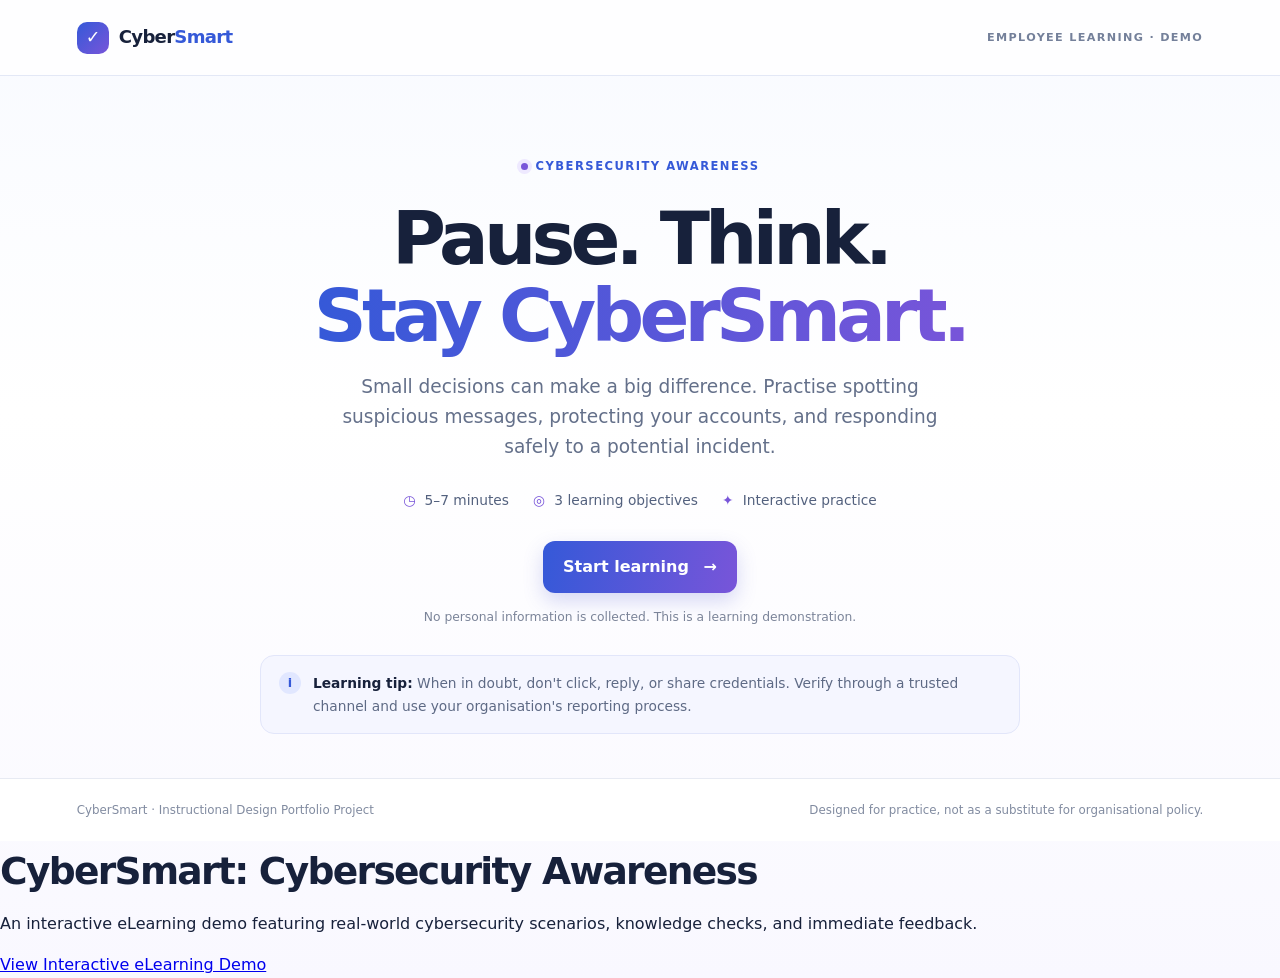
<file: rojects/cybersmart/index.html>
<!DOCTYPE html>
<html lang="en">
<head>
  <meta charset="UTF-8">
  <meta name="viewport" content="width=device-width, initial-scale=1.0">
  <meta name="description" content="CyberSmart is a short interactive cybersecurity awareness learning demo.">
  <title>CyberSmart | Cybersecurity Awareness</title>
  <link rel="stylesheet" href="styles.css">
</head>
<body>
  <header class="site-header">
    <a class="brand" href="#" aria-label="CyberSmart home">
      <span class="brand-mark" aria-hidden="true">✓</span>
      <span>Cyber<span class="brand-accent">Smart</span></span>
    </a>
    <div class="header-label">EMPLOYEE LEARNING · DEMO</div>
  </header>

  <main class="shell">
    <section class="hero" id="intro">
      <div class="eyebrow"><span class="eyebrow-dot"></span> CYBERSECURITY AWARENESS</div>
      <h1>Pause. Think.<br><span class="gradient-text">Stay CyberSmart.</span></h1>
      <p class="hero-copy">Small decisions can make a big difference. Practise spotting suspicious messages, protecting your accounts, and responding safely to a potential incident.</p>
      <div class="hero-meta">
        <span><span class="meta-icon">◷</span> 5–7 minutes</span>
        <span><span class="meta-icon">◎</span> 3 learning objectives</span>
        <span><span class="meta-icon">✦</span> Interactive practice</span>
      </div>
      <button class="primary-btn" id="startBtn">Start learning <span aria-hidden="true">→</span></button>
      <p class="microcopy">No personal information is collected. This is a learning demonstration.</p>
    </section>

    <section class="learning-view hidden" id="learningView" aria-live="polite">
      <div class="progress-wrap">
        <div class="progress-top"><span id="stepLabel">STEP 1 OF 4</span><span id="progressPercent">25%</span></div>
        <div class="progress-track"><div class="progress-bar" id="progressBar"></div></div>
      </div>
      <div class="lesson-card">
        <div class="lesson-kicker" id="lessonKicker">MODULE 01 · PHISHING</div>
        <h2 id="lessonTitle">Spot the warning signs</h2>
        <p class="lesson-intro" id="lessonIntro"></p>
        <div id="lessonContent"></div>
        <div class="lesson-footer">
          <span class="footer-note" id="footerNote">Choose the best response to continue.</span>
          <button class="primary-btn" id="continueBtn" disabled>Continue <span aria-hidden="true">→</span></button>
        </div>
      </div>
    </section>

    <section class="results hidden" id="resultsView" aria-live="polite">
      <div class="result-icon" id="resultIcon">✓</div>
      <div class="eyebrow centered">LEARNING COMPLETE</div>
      <h2 id="resultTitle">Nice work!</h2>
      <p id="resultSummary"></p>
      <div class="score-card">
        <span class="score-number" id="scoreNumber">0/3</span>
        <span class="score-label">knowledge check score</span>
      </div>
      <div class="takeaways">
        <h3>Remember these three habits</h3>
        <ul>
          <li><strong>Pause:</strong> Check the sender, links, requests, and urgency before acting.</li>
          <li><strong>Protect:</strong> Use unique passwords and multi-factor authentication where available.</li>
          <li><strong>Report:</strong> Follow your organisation's approved process for suspicious messages or incidents.</li>
        </ul>
      </div>
      <div class="result-actions">
        <button class="primary-btn" id="restartBtn">Try again <span aria-hidden="true">↻</span></button>
        <button class="secondary-btn" id="reviewBtn">Review key habits</button>
      </div>
      <p class="microcopy">Training demo only. Always follow your organisation's security policies and reporting procedures.</p>
    </section>

    <aside class="help-strip">
      <span class="help-icon">i</span>
      <p><strong>Learning tip:</strong> When in doubt, don't click, reply, or share credentials. Verify through a trusted channel and use your organisation's reporting process.</p>
    </aside>
  </main>

  <footer class="site-footer">
    <span>CyberSmart · Instructional Design Portfolio Project</span>
    <span>Designed for practice, not as a substitute for organisational policy.</span>
  </footer>

  <script src="script.js"></script>
  <section id="cybersmart-project">
  <h2>CyberSmart: Cybersecurity Awareness</h2>
  <p>
    An interactive eLearning demo featuring real-world
    cybersecurity scenarios, knowledge checks, and
    immediate feedback.
  </p>
  <a href="/rojects/cybersmart/" target="_blank" rel="noopener noreferrer">
    View Interactive eLearning Demo
  </a>
</section>
</body>
</html>
</file>
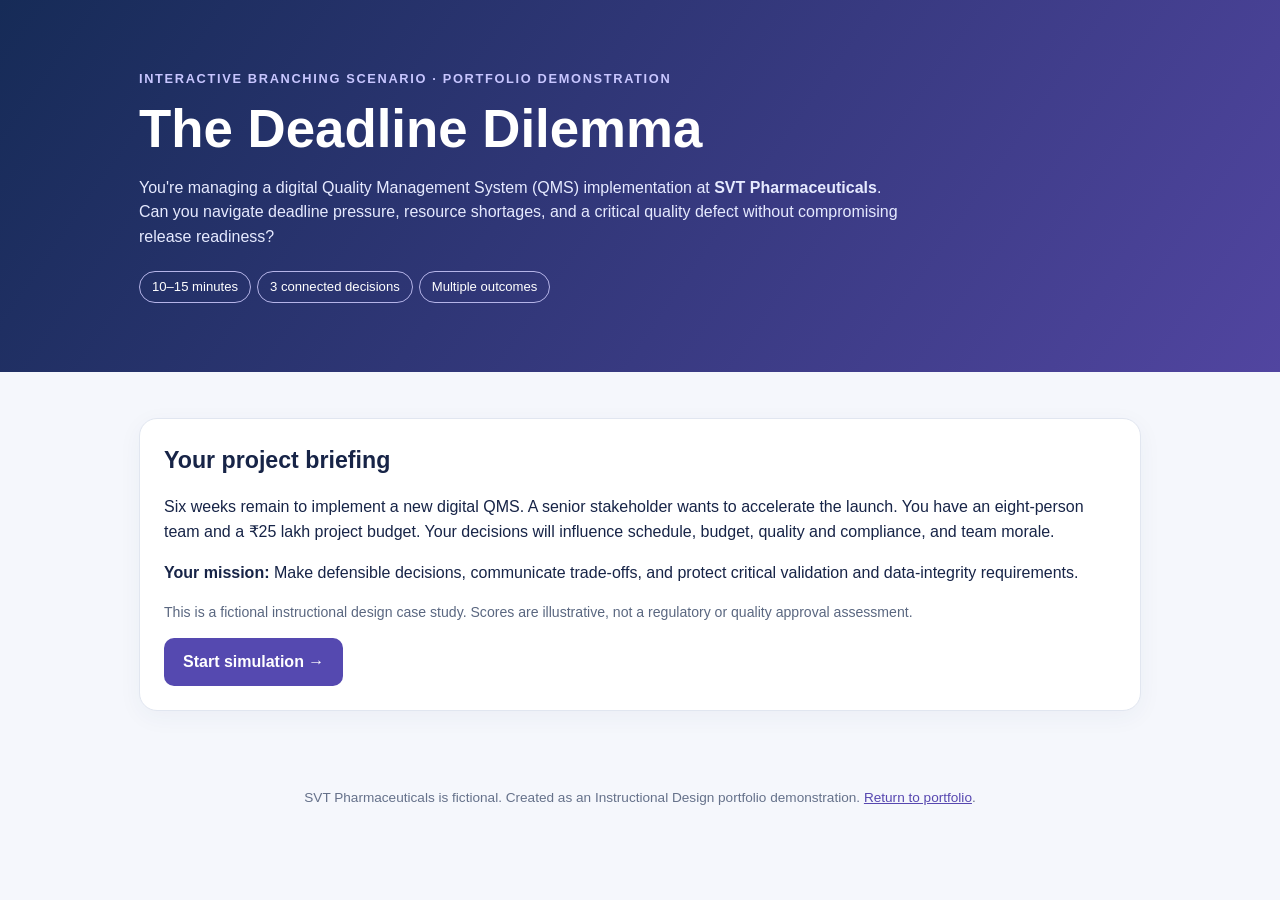
<file: rojects/deadline-dilemma/index.html>
<!DOCTYPE html>
<html lang="en">
<head>
<meta charset="UTF-8"><meta name="viewport" content="width=device-width, initial-scale=1">
<title>The Deadline Dilemma | SVT Pharmaceuticals</title>
<style>
:root{font-family:Inter,Segoe UI,Arial,sans-serif;color:#172447;background:#f5f7fc}*{box-sizing:border-box}body{margin:0;line-height:1.55}.wrap{max-width:1050px;margin:auto;padding:24px}.hero{background:linear-gradient(125deg,#162b57,#5145a0);color:white;padding:45px 0}.eyebrow{color:#c8c6ff;font-size:.8rem;letter-spacing:.13em;font-weight:700;text-transform:uppercase}h1{font-size:clamp(2rem,5vw,3.3rem);line-height:1.15;margin:10px 0}h2{font-size:1.45rem;margin:0 0 14px}h3{margin:0 0 8px}.muted{color:#596783}.hero p{color:#e6eaff;max-width:760px}.pill{display:inline-block;border:1px solid #b5b4e8;border-radius:30px;padding:5px 12px;margin:5px 6px 0 0;font-size:.82rem}.card{background:#fff;border:1px solid #e1e6f0;border-radius:18px;padding:24px;box-shadow:0 6px 25px #2339690c;margin:22px 0}.grid{display:grid;grid-template-columns:repeat(4,minmax(0,1fr));gap:12px}.metric{background:#f1f4fc;border-radius:12px;padding:14px}.metric strong{display:block;font-size:1.45rem}.metric small{color:#53617a}.meter{height:9px;border-radius:10px;background:#dbe2f0;overflow:hidden;margin-top:8px}.fill{height:100%;background:linear-gradient(90deg,#697be1,#6a54b6);transition:width .3s}.topline{display:flex;align-items:center;justify-content:space-between;gap:12px;flex-wrap:wrap}.progress{font-weight:700;color:#5a54a6}.dialogue{background:#f1f3ff;border-left:4px solid #7668cb;border-radius:10px;padding:17px;margin:18px 0}.dialogue strong{display:block;margin-bottom:5px}.choice{display:block;width:100%;text-align:left;background:white;border:2px solid #dce2f0;border-radius:13px;padding:16px;margin:10px 0;cursor:pointer;font:inherit;color:#1b294b}.choice:hover,.choice:focus-visible{border-color:#6659bd;background:#f7f6ff}.choice:disabled{cursor:default;opacity:.7}.choice.selected{border-color:#5f51b7;background:#f2efff;opacity:1}.feedback{padding:17px;border-radius:12px;background:#edf3ff;border:1px solid #ccd8f6;margin-top:16px}.warning{background:#fff1ee;border-color:#e8beb7}.btn{border:0;border-radius:10px;background:#5549b0;color:white;padding:12px 19px;font:inherit;font-weight:700;cursor:pointer}.btn:hover{background:#41358f}.btn.secondary{background:#e9ebf5;color:#27345b}.btn:disabled{opacity:.5;cursor:not-allowed}.actions{display:flex;gap:10px;flex-wrap:wrap;margin-top:20px}.hidden{display:none!important}.note{font-size:.88rem;color:#5a6780}.outcome{font-size:1.7rem;font-weight:800;margin:10px 0}.good{color:#167257}.bad{color:#b43e39}.mid{color:#a0691d}.history{padding-left:22px}.history li{margin-bottom:12px}.footer{text-align:center;padding:30px 12px;color:#65718a;font-size:.85rem}a{color:#5747b0}@media(max-width:720px){.grid{grid-template-columns:repeat(2,minmax(0,1fr))}.wrap{padding:16px}.hero{padding:30px 0}.card{padding:18px}}
</style>
</head>
<body>
<header class="hero"><div class="wrap"><div class="eyebrow">Interactive branching scenario · Portfolio demonstration</div><h1>The Deadline Dilemma</h1><p>You're managing a digital Quality Management System (QMS) implementation at <strong>SVT Pharmaceuticals</strong>. Can you navigate deadline pressure, resource shortages, and a critical quality defect without compromising release readiness?</p><span class="pill">10–15 minutes</span><span class="pill">3 connected decisions</span><span class="pill">Multiple outcomes</span></div></header>
<main class="wrap">
<section class="card" id="intro"><h2>Your project briefing</h2><p>Six weeks remain to implement a new digital QMS. A senior stakeholder wants to accelerate the launch. You have an eight-person team and a ₹25 lakh project budget. Your decisions will influence schedule, budget, quality and compliance, and team morale.</p><p><strong>Your mission:</strong> Make defensible decisions, communicate trade-offs, and protect critical validation and data-integrity requirements.</p><p class="note">This is a fictional instructional design case study. Scores are illustrative, not a regulatory or quality approval assessment.</p><button class="btn" id="start">Start simulation →</button></section>
<section class="card hidden" id="dashboard" aria-label="Project performance dashboard"><div class="topline"><h2>Project dashboard</h2><span class="progress" id="stepLabel">Decision 1 of 3</span></div><div class="grid" id="metrics"></div><p class="note">Scores begin at 70/100 and change with each decision. An unresolved critical compliance issue overrides the numerical scores.</p></section>
<section class="card hidden" id="scenario" aria-live="polite"><div class="eyebrow" style="color:#6252b4" id="sceneTag"></div><h2 id="sceneTitle"></h2><p class="muted" id="sceneContext"></p><div class="dialogue"><strong id="speaker"></strong><span id="quote"></span></div><h3>What will you do?</h3><div id="choices"></div><div id="feedback" class="feedback hidden"></div><div class="actions"><button class="btn" id="next" disabled>Continue →</button></div></section>
<section class="card hidden" id="results" aria-live="polite"><div class="eyebrow" style="color:#6252b4">Personalized performance report</div><h2>Your project outcome</h2><div id="outcome" class="outcome"></div><p id="outcomeText"></p><h3>Final performance indicators</h3><div class="grid" id="finalMetrics"></div><h3 style="margin-top:24px">Your decisions and coaching feedback</h3><ol class="history" id="history"></ol><div class="feedback" id="recommendation"></div><p class="note">Simulation completion does not represent actual QMS validation, release authorization, or regulatory compliance. In practice, follow applicable procedures and obtain the required Quality approvals.</p><div class="actions"><button class="btn" id="restart">Replay simulation ↻</button><button class="btn secondary" id="print">Print summary</button></div></section>
</main><footer class="footer">SVT Pharmaceuticals is fictional. Created as an Instructional Design portfolio demonstration. <a href="https://rachappa26.github.io/">Return to portfolio</a>.</footer>
<script>
const initial={schedule:70,budget:70,quality:70,morale:70};
const deltas=[
[{schedule:-15,morale:-10},{schedule:10,quality:5},{schedule:5,morale:-5}],
[{budget:5,morale:-20,quality:-10},{schedule:5,budget:-10,morale:10},{schedule:10,quality:-40}],
[{schedule:10,quality:-50},{schedule:-10,quality:20},{schedule:-15,quality:5}]
];
const scenes=[
{title:'Deadline Pressure',context:'The business sponsor asks you to launch two weeks earlier than planned.',speaker:'Priya Sharma · Business Sponsor',quote:'“Leadership wants the QMS live in four weeks instead of six. This launch is a priority. Can you commit to the new date?”',choices:[
['Accept the four-week deadline immediately','You gain short-term approval but make an unsupported commitment before assessing the critical path, capacity, and validation requirements.','Your team now faces increased schedule pressure.'],
['Assess feasibility and negotiate trade-offs','You commit to a rapid impact assessment and discuss feasible scope, resources, and timing while protecting required validation.','Stakeholder expectations are clearer and delivery risk is better managed.'],
['Reject the request without discussion','You avoid an unrealistic promise, but miss the chance to explore alternatives and maintain a collaborative relationship.','Stakeholder confidence is reduced.']]},
{title:'Resource Constraints',context:'Two critical team members are unavailable for two weeks.',speaker:'Arjun Mehta · Technical Lead',quote:'“We have lost two key team members during development and validation. What is our recovery plan?”',choices:[
['Ask the remaining team to work overtime','Overtime may provide temporary capacity but creates fatigue, rework, and quality risks.','Morale and quality resilience decline.'],
['Reprioritize work and request qualified support','You review the critical path, seek suitably qualified support, update the plan, and preserve required validation.','Recovery becomes more feasible, though it may affect cost or schedule.'],
['Remove validation tasks to save time','Removing required validation undermines evidence that the system is fit for intended use.','Critical compliance risk: release readiness is compromised.']]},
{title:'Quality & Compliance',context:'Testing identifies inconsistent capture of audit-trail records shortly before launch.',speaker:'Dr. Neha Rao · Quality Assurance Lead',quote:'“We have a serious data-integrity defect in the audit trail. The planned release is approaching. What do you recommend?”',choices:[
['Release now and fix the defect afterward','A known critical data-integrity defect cannot be treated as a routine post-release enhancement.','Critical compliance risk: do not release.'],
['Escalate, remediate, retest, and obtain approval','You document and assess the defect, coordinate remediation and appropriate retesting, and obtain formal Quality approval before release.','Quality is protected; the release date may need revision.'],
['Defer the release without a recovery plan','You avoid releasing a known critical defect, but fail to establish a documented path to resolution.','Compliance exposure is contained, but project uncertainty increases.']]}
];
let state,step,history,critical;
const $=id=>document.getElementById(id);
const labels={schedule:'Schedule',budget:'Budget',quality:'Quality & Compliance',morale:'Team Morale'};
function metricMarkup(s){return Object.keys(labels).map(k=>`<div class="metric"><small>${labels[k]}</small><strong>${s[k]}/100</strong><div class="meter"><div class="fill" style="width:${s[k]}%"></div></div></div>`).join('')}
function updateMetrics(){$('metrics').innerHTML=metricMarkup(state)}
function reset(){state={...initial};step=0;history=[];critical=false;$('intro').classList.add('hidden');$('results').classList.add('hidden');$('dashboard').classList.remove('hidden');$('scenario').classList.remove('hidden');render()}
function render(){let sc=scenes[step];$('stepLabel').textContent=`Decision ${step+1} of 3`;$('sceneTag').textContent=`Decision ${step+1} / 3`;$('sceneTitle').textContent=sc.title;$('speaker').textContent=sc.speaker;$('quote').textContent=sc.quote;let context=sc.context;if(step===1){context+=history[0]===0?' Because you accepted the accelerated deadline without conditions, the team is already under significant pressure.':history[0]===1?' Your negotiated delivery plan provides some flexibility for a recovery response.':' Your earlier rejection has made stakeholder alignment more difficult.'}if(step===2){context+=history[1]===2?' Required validation activities were removed earlier; that unresolved issue must also be addressed before release.':history[1]===0?' The team is fatigued after extended overtime.':' Your recovery plan preserved validation activities.'}$('sceneContext').textContent=context;$('choices').innerHTML='';sc.choices.forEach((c,i)=>{let b=document.createElement('button');b.className='choice';b.textContent=String.fromCharCode(65+i)+'. '+c[0];b.onclick=()=>choose(i);$('choices').appendChild(b)});$('feedback').classList.add('hidden');$('next').disabled=true;$('next').textContent=step===2?'View my results →':'Continue →';updateMetrics()}
function choose(i){if(!$('next').disabled)return;history.push(i);Object.entries(deltas[step][i]).forEach(([k,v])=>state[k]=Math.max(0,Math.min(100,state[k]+v)));if((step===1&&i===2)||(step===2&&i===0))critical=true;document.querySelectorAll('.choice').forEach((b,j)=>{b.disabled=true;if(i===j)b.classList.add('selected')});let c=scenes[step].choices[i];$('feedback').classList.toggle('warning',(step===1&&i===2)||(step===2&&i===0));$('feedback').innerHTML='<strong>Decision feedback</strong><p></p><strong>Consequence</strong><p></p>';$('feedback').querySelectorAll('p')[0].textContent=c[1];$('feedback').querySelectorAll('p')[1].textContent=c[2];$('feedback').classList.remove('hidden');$('next').disabled=false;updateMetrics()}
function finish(){let success=!critical&&history.every(i=>i===1);let outcome=critical?'Compliance Failure':success?'Successful Delivery':'Project at Risk';$('outcome').textContent=outcome;$('outcome').className='outcome '+(critical?'bad':success?'good':'mid');$('outcomeText').textContent=critical?'A critical validation or data-integrity risk remains unresolved. A successful release is blocked regardless of scores.':success?'You negotiated realistic trade-offs, protected validation, and established a responsible release path. Actual deployment still requires documented approval.':'You managed some priorities but created trade-offs requiring further action. Review the feedback and explore alternative decisions.';$('finalMetrics').innerHTML=metricMarkup(state);$('history').innerHTML='';history.forEach((i,j)=>{let li=document.createElement('li'),sc=scenes[j];let heading=document.createElement('strong');heading.textContent=sc.title+': '+sc.choices[i][0];let p=document.createElement('p');p.textContent=sc.choices[i][1];li.append(heading,p);$('history').appendChild(li)});let tips=[];if(history[0]!==1)tips.push('Conduct an impact assessment and negotiate feasible stakeholder trade-offs.');if(history[1]!==1)tips.push('Replan critical work with qualified resources while protecting validation.');if(history[2]!==1)tips.push('Document, remediate, retest, and obtain formal Quality approval before release.');if(!tips.length)tips.push('Maintain your risk log, confirm approvals, and monitor the agreed recovery plan.');$('recommendation').textContent='Recommended next steps: '+tips.join(' ');$('scenario').classList.add('hidden');$('dashboard').classList.add('hidden');$('results').classList.remove('hidden');$('results').scrollIntoView({behavior:'smooth',block:'start'})}
$('start').onclick=reset;$('next').onclick=()=>{if(step===2)finish();else{step++;render();$('scenario').scrollIntoView({behavior:'smooth',block:'start'})}};$('restart').onclick=()=>{reset();$('dashboard').scrollIntoView({behavior:'smooth'})};$('print').onclick=()=>window.print();
</script>
</body></html>
</file>
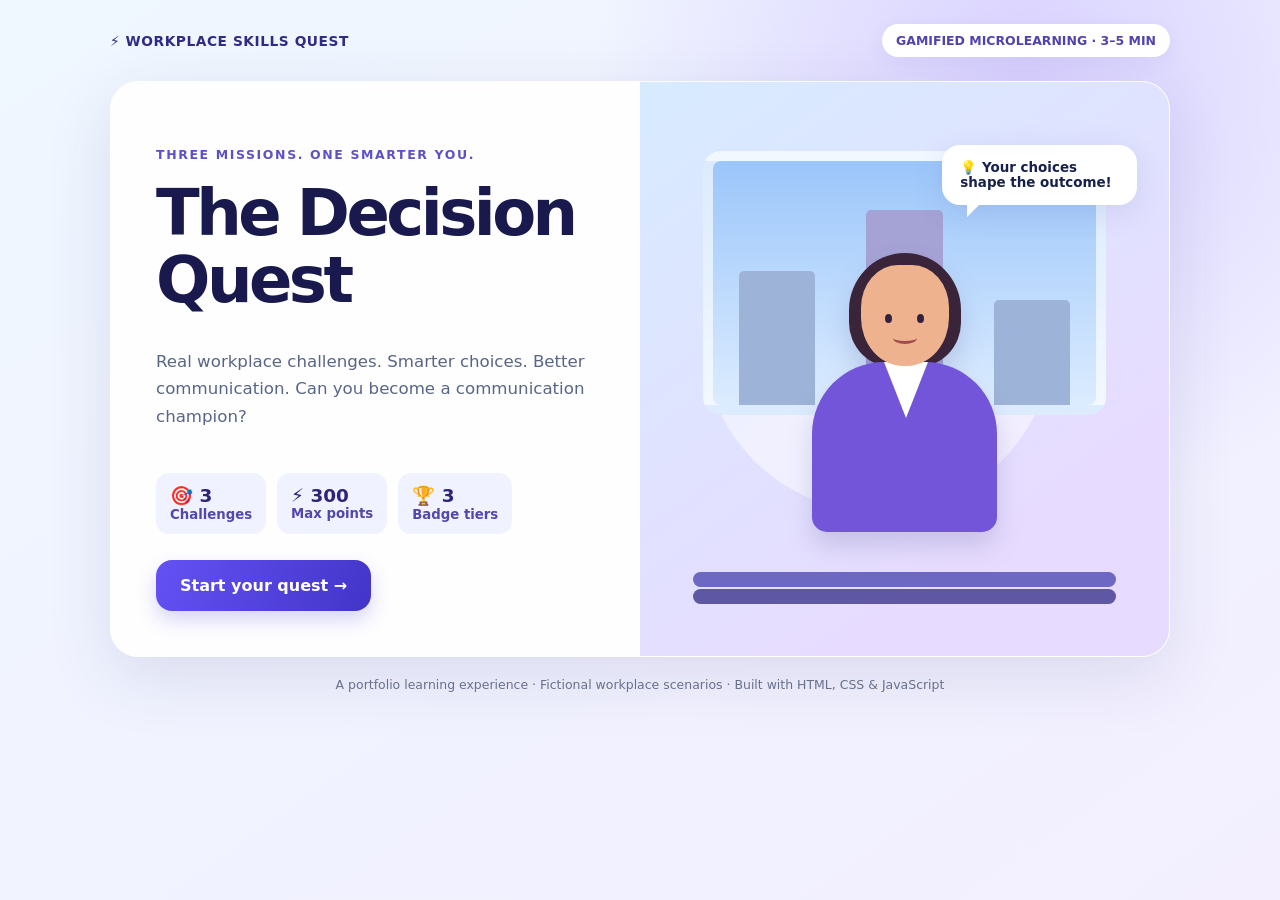
<file: rojects/decision-quest/index.html>
<!doctype html>
<html lang="en">
<head>
<meta charset="utf-8"><meta name="viewport" content="width=device-width, initial-scale=1">
<title>The Decision Quest | Gamified Workplace Microlearning</title>
<style>
:root{font-family:Inter,ui-sans-serif,system-ui,-apple-system,Segoe UI,Arial,sans-serif;color:#17214b;background:#edf3ff;--violet:#5745ed;--ink:#17214b;--muted:#586585}*{box-sizing:border-box}body{margin:0;min-height:100vh;background:radial-gradient(circle at 80% 10%,#d8d0ff 0,transparent 33%),linear-gradient(145deg,#eff7ff,#f3efff)}button{font:inherit;cursor:pointer}button:focus-visible,input:focus-visible{outline:3px solid #eaa825;outline-offset:3px}.shell{max-width:1100px;margin:0 auto;padding:24px 20px 45px}.topbar{display:flex;align-items:center;justify-content:space-between;gap:12px;margin-bottom:24px}.brand{font-weight:900;color:#302b83;letter-spacing:.04em;font-size:.86rem}.tag{border-radius:99px;background:#fff;padding:9px 14px;color:#5043ae;font-size:.78rem;font-weight:800;box-shadow:0 6px 20px #3d48a010}.panel{background:#ffffffed;border:1px solid #fff;border-radius:28px;box-shadow:0 20px 65px #343b7a20;overflow:hidden}.hero{display:grid;grid-template-columns:1fr 1fr;min-height:530px}.hero-copy{padding:65px 45px 45px;display:flex;flex-direction:column;align-items:flex-start;justify-content:center}.eyebrow{color:#5e51c8;font-size:.78rem;font-weight:900;letter-spacing:.13em;text-transform:uppercase}.hero h1{font-size:clamp(2.8rem,5vw,4.7rem);line-height:1.04;margin:18px 0;color:#19194d;letter-spacing:-.055em}.hero p,.subtext{color:#586585;line-height:1.65;font-size:1.04rem;max-width:490px}.primary{border:0;background:linear-gradient(110deg,#6451f4,#4335c8);color:white;font-weight:800;border-radius:16px;padding:16px 24px;box-shadow:0 9px 19px #5548d93a;transition:transform .15s,filter .15s}.primary:hover{transform:translateY(-2px);filter:brightness(1.07)}.secondary{border:1px solid #cfd5f4;background:white;color:#4535b3;font-weight:800;border-radius:14px;padding:14px 19px}.stats{display:flex;flex-wrap:wrap;gap:11px;margin:26px 0}.stat{background:#f1f2ff;border-radius:13px;padding:12px 14px;font-size:.83rem;color:#5247aa;font-weight:750}.stat strong{display:block;font-size:1.15rem;color:#2d237b}.art{position:relative;background:linear-gradient(145deg,#d7ebff 0%,#e7dcff 75%);display:flex;align-items:center;justify-content:center;overflow:hidden;min-height:390px}.art:before{content:"";position:absolute;width:350px;height:350px;background:#ffffff80;border-radius:50%;top:14%;left:12%}.window{position:absolute;top:12%;left:12%;right:12%;height:46%;border-radius:18px;background:linear-gradient(180deg,#9bc6fa,#dcecff);border:10px solid #ffffffa6;display:flex;align-items:end;justify-content:space-around;overflow:hidden}.building{background:#9eb3d8;width:20%;height:55%;border-radius:5px 5px 0 0}.building:nth-child(2){height:80%;background:#a5a2d5}.building:nth-child(3){height:43%}.desk{position:absolute;bottom:12%;height:15px;width:80%;background:#6d68c1;border-radius:14px;z-index:3;box-shadow:0 17px 0 #5d57a4}.character{position:relative;z-index:2;display:flex;flex-direction:column;align-items:center;margin-top:60px;filter:drop-shadow(0 14px 12px #514b8a32)}.hair{width:112px;height:114px;border-radius:55% 55% 43% 43%;background:#39243a;position:absolute;top:-12px}.face{position:relative;background:#efb28f;width:88px;height:101px;border-radius:42% 42% 48% 48%;z-index:1;display:flex;align-items:center;justify-content:center;gap:25px;padding-top:6px}.eye{width:7px;height:9px;border-radius:50%;background:#34223a}.smile{position:absolute;width:24px;height:12px;border-bottom:3px solid #a34c4d;border-radius:50%;bottom:22px}.bodyshape{width:185px;height:170px;background:#7355d9;border-radius:72px 72px 15px 15px;margin-top:-4px;position:relative}.bodyshape:after{content:"";position:absolute;left:72px;top:0;border-left:22px solid transparent;border-right:22px solid transparent;border-top:56px solid #fff}.bubble{position:absolute;right:6%;top:11%;background:white;border-radius:18px;padding:15px 18px;max-width:195px;font-size:.84rem;font-weight:850;box-shadow:0 8px 30px #4e4ba521;z-index:4}.bubble:after{content:"";position:absolute;bottom:-12px;left:25px;border-top:15px solid white;border-right:15px solid transparent}.game{padding:32px;min-height:580px}.game-head{display:flex;justify-content:space-between;gap:20px;align-items:center;flex-wrap:wrap}.level-label{font-size:.8rem;font-weight:900;letter-spacing:.08em;color:#5a4bce}.score{background:#fff4d7;border:1px solid #ffdfa0;color:#8a560b;padding:11px 15px;border-radius:13px;font-weight:900}.track{height:10px;background:#e6e8f9;border-radius:100px;overflow:hidden;margin:19px 0 25px}.fill{height:100%;background:linear-gradient(90deg,#6e55ef,#a56fff);border-radius:100px;transition:width .4s}.game-grid{display:grid;grid-template-columns:.88fr 1.12fr;gap:26px}.scene{background:linear-gradient(145deg,#d7e9ff,#eee2ff);border-radius:22px;padding:24px;min-height:370px;position:relative;overflow:hidden}.scene .art{border-radius:18px;min-height:240px}.scene .character{transform:scale(.72);margin-top:70px}.scene .bubble{font-size:.72rem;max-width:130px}.scene-caption{background:#ffffffdf;border-radius:13px;padding:14px;margin-top:12px;font-size:.91rem;color:#343d69;line-height:1.5}.challenge h2{font-size:clamp(1.45rem,3vw,2.05rem);letter-spacing:-.025em;margin:10px 0 15px}.scenario{padding:16px 18px;background:#f2f5ff;border-left:4px solid #7263e7;border-radius:12px;line-height:1.65;color:#34416c;margin-bottom:18px}.options{display:grid;gap:10px}.option{width:100%;text-align:left;display:flex;align-items:flex-start;gap:12px;border:2px solid #e2e5f6;background:white;border-radius:14px;padding:14px 15px;line-height:1.45;color:#28335d;font-weight:650;transition:background .15s,border .15s}.option:hover:not(:disabled){background:#f3f0ff;border-color:#8977ed}.option:disabled{cursor:default}.option.selected{background:#efedff;border-color:#6b59ec}.letter{flex-shrink:0;width:29px;height:29px;border-radius:9px;display:grid;place-items:center;background:#eceafd;color:#5948cf;font-weight:900}.feedback{margin-top:18px;background:#eafaf0;border:1px solid #b8e8cb;border-radius:16px;padding:18px;line-height:1.6}.feedback.mid{background:#fff7e7;border-color:#f5dba5}.feedback.low{background:#fff0f0;border-color:#f5c8c8}.feedback strong{display:block;color:#223763;font-size:1.08rem}.feedback p{margin:8px 0 16px;color:#3c4b68}.feedback .primary{padding:13px 20px}.tip{font-size:.85rem;color:#586585;margin-top:15px}.results{text-align:center;padding:45px 30px}.medal{font-size:6rem;filter:drop-shadow(0 9px 10px #e7be6d50);line-height:1.3}.results h2{font-size:clamp(2rem,5vw,3.4rem);letter-spacing:-.05em;margin:8px 0}.results .bigscore{font-size:3.3rem;font-weight:950;color:#5343cc;margin:15px 0 3px}.results .badge{display:inline-block;background:#fff1c9;color:#7a500b;border-radius:100px;padding:11px 20px;font-weight:900}.breakdown{max-width:500px;margin:25px auto;text-align:left;background:#f5f6ff;border-radius:17px;padding:12px 22px}.breakdown div{display:flex;justify-content:space-between;padding:11px 0;border-bottom:1px solid #dfe3f4}.breakdown div:last-child{border:0}.actions{display:flex;justify-content:center;flex-wrap:wrap;gap:12px}.timer-row{display:flex;gap:10px;align-items:center;flex-wrap:wrap;margin:0 0 14px}.timer{font-size:.85rem;font-weight:800;color:#5144ac;background:#f2efff;padding:8px 12px;border-radius:10px}.hidden{display:none!important}.footer{text-align:center;color:#67718c;font-size:.78rem;margin-top:20px}@media(max-width:760px){.hero,.game-grid{grid-template-columns:1fr}.hero-copy{padding:35px 27px}.hero h1{font-size:3rem}.art{min-height:340px}.game{padding:20px}.scene{min-height:0}.scene .art{min-height:220px}.topbar{margin-bottom:14px}}@media(prefers-reduced-motion:reduce){*,*:before,*:after{transition:none!important;animation:none!important}}
</style>
</head>
<body><main class="shell"><header class="topbar"><div class="brand">⚡ WORKPLACE SKILLS QUEST</div><div class="tag">GAMIFIED MICROLEARNING · 3–5 MIN</div></header>
<section id="welcome" class="panel hero"><div class="hero-copy"><span class="eyebrow">Three missions. One smarter you.</span><h1>The Decision<br>Quest</h1><p>Real workplace challenges. Smarter choices. Better communication. Can you become a communication champion?</p><div class="stats"><div class="stat"><strong>🎯 3</strong>Challenges</div><div class="stat"><strong>⚡ 300</strong>Max points</div><div class="stat"><strong>🏆 3</strong>Badge tiers</div></div><button class="primary" id="start">Start your quest →</button></div><div class="art" aria-label="Illustration of a friendly workplace learning guide"><div class="window"><div class="building"></div><div class="building"></div><div class="building"></div></div><div class="bubble">💡 Your choices shape the outcome!</div><div class="character" aria-hidden="true"><div class="hair"></div><div class="face"><div class="eye"></div><div class="eye"></div><div class="smile"></div></div><div class="bodyshape"></div></div><div class="desk"></div></div></section>
<section id="playing" class="panel game hidden" aria-live="polite"><div class="game-head"><div><div class="level-label" id="level-label"></div><div class="subtext" id="level-subtitle"></div></div><div class="score" id="score">⚡ 0 XP</div></div><div class="track" role="progressbar" aria-label="Quest progress" aria-valuemin="0" aria-valuemax="3" aria-valuenow="0" id="progress"><div class="fill" id="progress-fill" style="width:0%"></div></div><div class="game-grid"><div class="scene"><div class="art" aria-hidden="true"><div class="window"><div class="building"></div><div class="building"></div><div class="building"></div></div><div class="bubble" id="guide-bubble"></div><div class="character"><div class="hair"></div><div class="face"><div class="eye"></div><div class="eye"></div><div class="smile"></div></div><div class="bodyshape"></div></div><div class="desk"></div></div><div class="scene-caption" id="scene-caption"></div></div><div class="challenge"><span class="eyebrow" id="mission-tag"></span><h2 id="question"></h2><div class="scenario" id="scenario"></div><div class="timer-row hidden" id="timer-row"><span class="timer" id="timer">⏱ 30s optional challenge</span><button type="button" class="secondary" id="timer-toggle">Start optional timer</button></div><div class="options" id="options"></div><div id="feedback" class="feedback hidden" tabindex="-1"></div><div class="tip" id="hint">Choose one response to see the consequences and earn points.</div></div></div></section>
<section id="finished" class="panel results hidden" aria-live="polite"><div class="medal" id="medal">🏆</div><span class="eyebrow">Quest complete!</span><h2>Every choice counts.</h2><p class="subtext" style="margin:0 auto">You've practiced identifying unclear messages, resolving disagreements, and aligning competing priorities.</p><div class="bigscore" id="final-score"></div><div class="badge" id="final-badge"></div><div class="breakdown" id="breakdown"></div><p id="final-message" class="subtext" style="margin:15px auto 25px"></p><div class="actions"><button id="replay" class="primary">↻ Play again</button><button id="back-home" class="secondary">Back to start</button></div></section><footer class="footer">A portfolio learning experience · Fictional workplace scenarios · Built with HTML, CSS & JavaScript</footer></main>
<script>
'use strict';
const missions=[
{title:'Spot the Risk',subtitle:'Mission 1 · Communication awareness',tag:'INCOMING MESSAGE',question:'What is the biggest communication problem?',scenario:'Your project manager writes: “The client needs the report ASAP. Someone should fix the issues and send it today.”',scene:'📩 An urgent message has arrived. What is missing?',guide:'Look for clarity, ownership, and timing.',options:[{text:'The message lacks clear ownership, a specific deadline, and defined actions.',points:100,feedback:'Correct! Clear communication identifies who is responsible, what needs to be done, and when.'},{text:'The message should be longer and more formal.',points:50,feedback:'Formality might help, but clarity and accountability matter more than length.'},{text:'There is no issue; everyone should understand what ASAP means.',points:0,feedback:'Ambiguous instructions can cause delays, duplicated effort, and missed expectations.'}]},
{title:'Make the Call',subtitle:'Mission 2 · Constructive disagreement',tag:'TEAM MEETING',question:'How should you respond?',scenario:'During a meeting, a colleague says: “Your approach won’t work. We should do it my way.” The team is waiting for your response.',scene:'💬 Your colleague disagrees in front of the team.',guide:'Listen first. Focus on shared goals.',options:[{text:'Defend your approach immediately and explain why they’re wrong.',points:0,feedback:'Reacting defensively can escalate disagreement and discourage collaboration.'},{text:'Acknowledge their concern, ask for their reasoning, and compare options against project goals.',points:100,feedback:'Excellent! Active listening and evidence-based discussion support constructive decisions.'},{text:'Agree with them to avoid an uncomfortable conversation.',points:50,feedback:'This avoids immediate conflict but does not help the team evaluate the best solution.'}]},
{title:'Beat the Challenge',subtitle:'Mission 3 · Priorities under pressure',tag:'TWO URGENT REQUESTS',question:'What is the most effective decision?',scenario:'The client wants a revised presentation by 3 PM. Your manager also requests an urgent internal report. Your team cannot complete both on time.',scene:'⏳ Two urgent deadlines. One limited team.',guide:'Make constraints visible. Agree on priorities.',options:[{text:'Promise both will be completed and ask everyone to work overtime.',points:0,feedback:'Overcommitting without assessing capacity creates delivery and quality risks.'},{text:'Prioritize the client’s request without telling your manager.',points:50,feedback:'Prioritizing can help, but deciding without communicating may create misalignment.'},{text:'Clarify priorities with both stakeholders, explain capacity constraints, and agree on a realistic plan.',points:100,feedback:'Excellent! Transparent communication and negotiated priorities protect trust and delivery quality.'}]}];
let index=0,total=0,scores=[],answered=false,timerId=null,seconds=30;
const $=id=>document.getElementById(id);
function show(id){['welcome','playing','finished'].forEach(x=>$(x).classList.toggle('hidden',x!==id));window.scrollTo({top:0,behavior:'instant'});}
function stopTimer(){if(timerId!==null){clearInterval(timerId);timerId=null;}}
function reset(){stopTimer();index=0;total=0;scores=[];answered=false;show('welcome');}
function start(){index=0;total=0;scores=[];render();show('playing');}
function render(){stopTimer();answered=false;seconds=30;const m=missions[index];$('level-label').textContent=`LEVEL ${String(index+1).padStart(2,'0')} / 03 · ${m.title.toUpperCase()}`;$('level-subtitle').textContent=m.subtitle;$('score').textContent=`⚡ ${total} XP`;$('progress').setAttribute('aria-valuenow',String(index));$('progress-fill').style.width=`${index/3*100}%`;$('guide-bubble').textContent=`💡 ${m.guide}`;$('scene-caption').textContent=m.scene;$('mission-tag').textContent=m.tag;$('question').textContent=m.question;$('scenario').textContent=m.scenario;$('options').replaceChildren();m.options.forEach((o,i)=>{const b=document.createElement('button');b.type='button';b.className='option';const letter=document.createElement('span');letter.className='letter';letter.textContent='ABC'[i];const text=document.createElement('span');text.textContent=o.text;b.append(letter,text);b.addEventListener('click',()=>choose(i,b));$('options').append(b);});$('feedback').className='feedback hidden';$('feedback').replaceChildren();$('hint').classList.remove('hidden');$('timer-row').classList.toggle('hidden',index!==2);$('timer-toggle').disabled=false;$('timer-toggle').textContent='Start optional timer';$('timer').textContent='⏱ 30s optional challenge';}
function choose(choice,button){if(answered)return;answered=true;stopTimer();const result=missions[index].options[choice];total+=result.points;scores.push(result.points);$('score').textContent=`⚡ ${total} XP`;document.querySelectorAll('.option').forEach(b=>b.disabled=true);button.classList.add('selected');$('timer-toggle').disabled=true;const box=$('feedback');box.className='feedback '+(result.points===100?'':result.points===50?'mid':'low');const title=document.createElement('strong');title.textContent=result.points===100?'🌟 Great decision! +100 XP':result.points===50?'💡 Partly effective. +50 XP':'🔎 Learning opportunity. +0 XP';const p=document.createElement('p');p.textContent=result.feedback;const next=document.createElement('button');next.className='primary';next.type='button';next.textContent=index===2?'See your achievement →':'Next mission →';next.addEventListener('click',()=>{index++;if(index===missions.length)finish();else render();});box.replaceChildren(title,p,next);$('hint').classList.add('hidden');box.focus();}
function finish(){stopTimer();show('finished');$('progress').setAttribute('aria-valuenow','3');const rank=total>=250?'Gold':total>=150?'Silver':'Bronze';$('medal').textContent=rank==='Gold'?'🥇':rank==='Silver'?'🥈':'🥉';$('final-score').textContent=`${total} / 300 XP`;$('final-badge').textContent=`${rank} Communicator`;$('breakdown').replaceChildren();scores.forEach((s,i)=>{const line=document.createElement('div');const name=document.createElement('span');name.textContent=`Level ${i+1} · ${missions[i].title}`;const pts=document.createElement('strong');pts.textContent=`${s} / 100`;line.append(name,pts);$('breakdown').append(line);});$('final-message').textContent=rank==='Gold'?'Outstanding! You consistently made clear, collaborative, and realistic workplace decisions.':rank==='Silver'?'Well done! You made several effective choices. Replay to practice the decisions that could be stronger.':'Good start! Review the feedback and replay to strengthen your workplace communication decisions.';}
$('start').addEventListener('click',start);$('replay').addEventListener('click',start);$('back-home').addEventListener('click',reset);$('timer-toggle').addEventListener('click',()=>{if(timerId!==null||answered)return;seconds=30;$('timer-toggle').disabled=true;$('timer-toggle').textContent='Timer running';timerId=setInterval(()=>{seconds--; $('timer').textContent=`⏱ ${seconds}s remaining`;if(seconds<=0){stopTimer();$('timer').textContent='⏱ Time is up — take your time';$('timer-toggle').textContent='Timer finished';}},1000);});
</script></body></html>
</file>
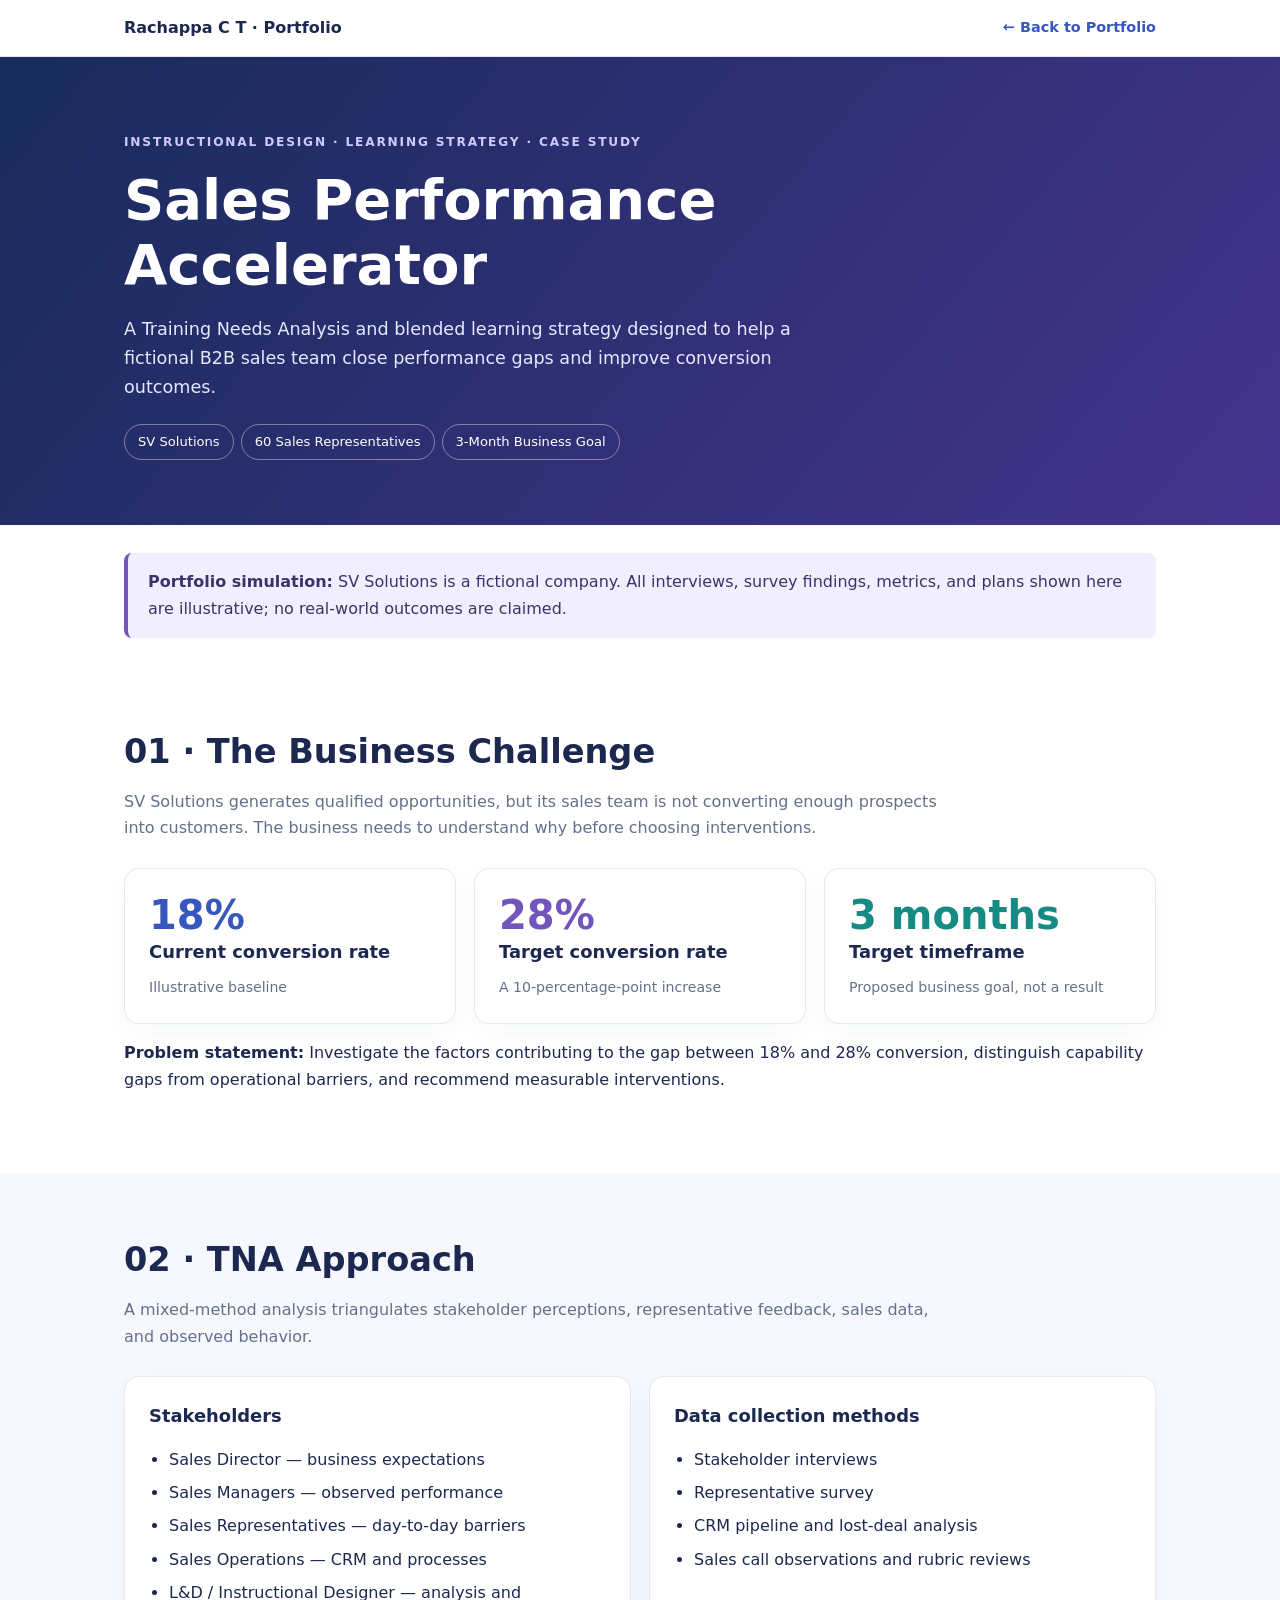
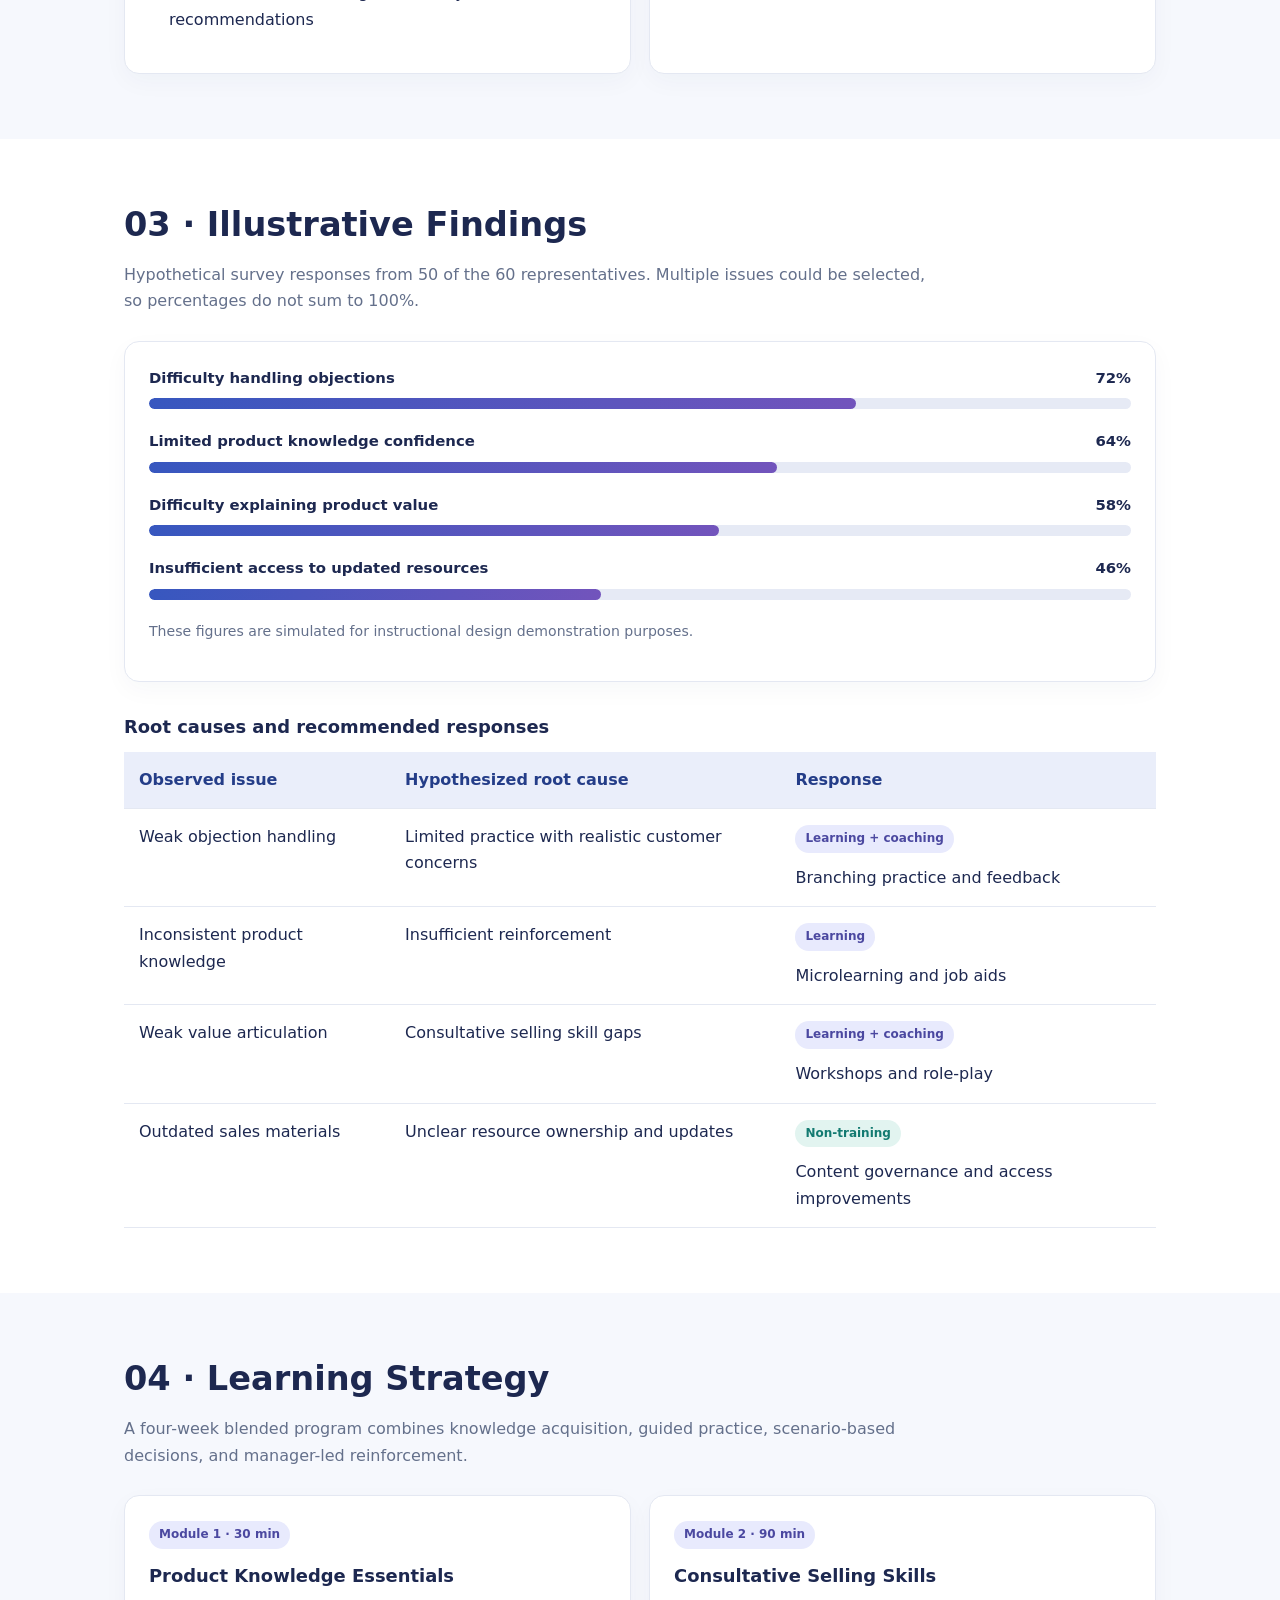
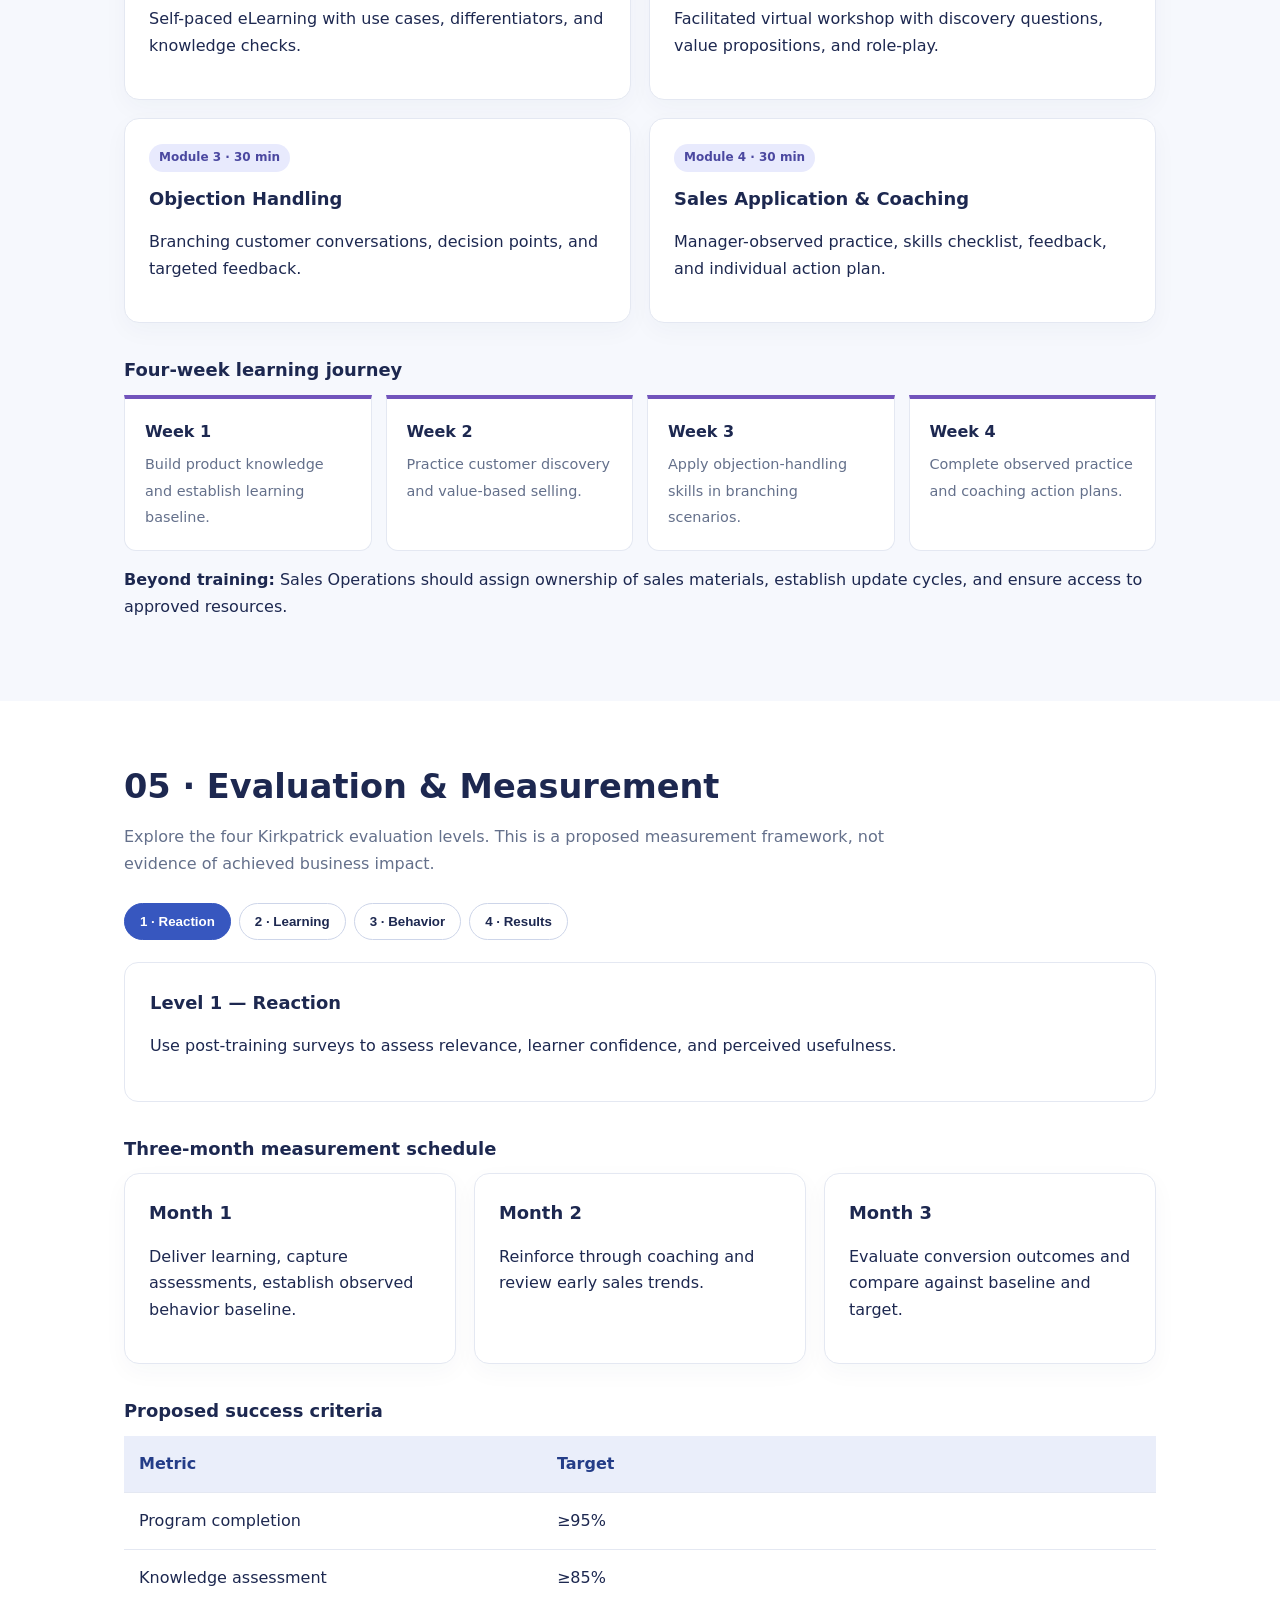
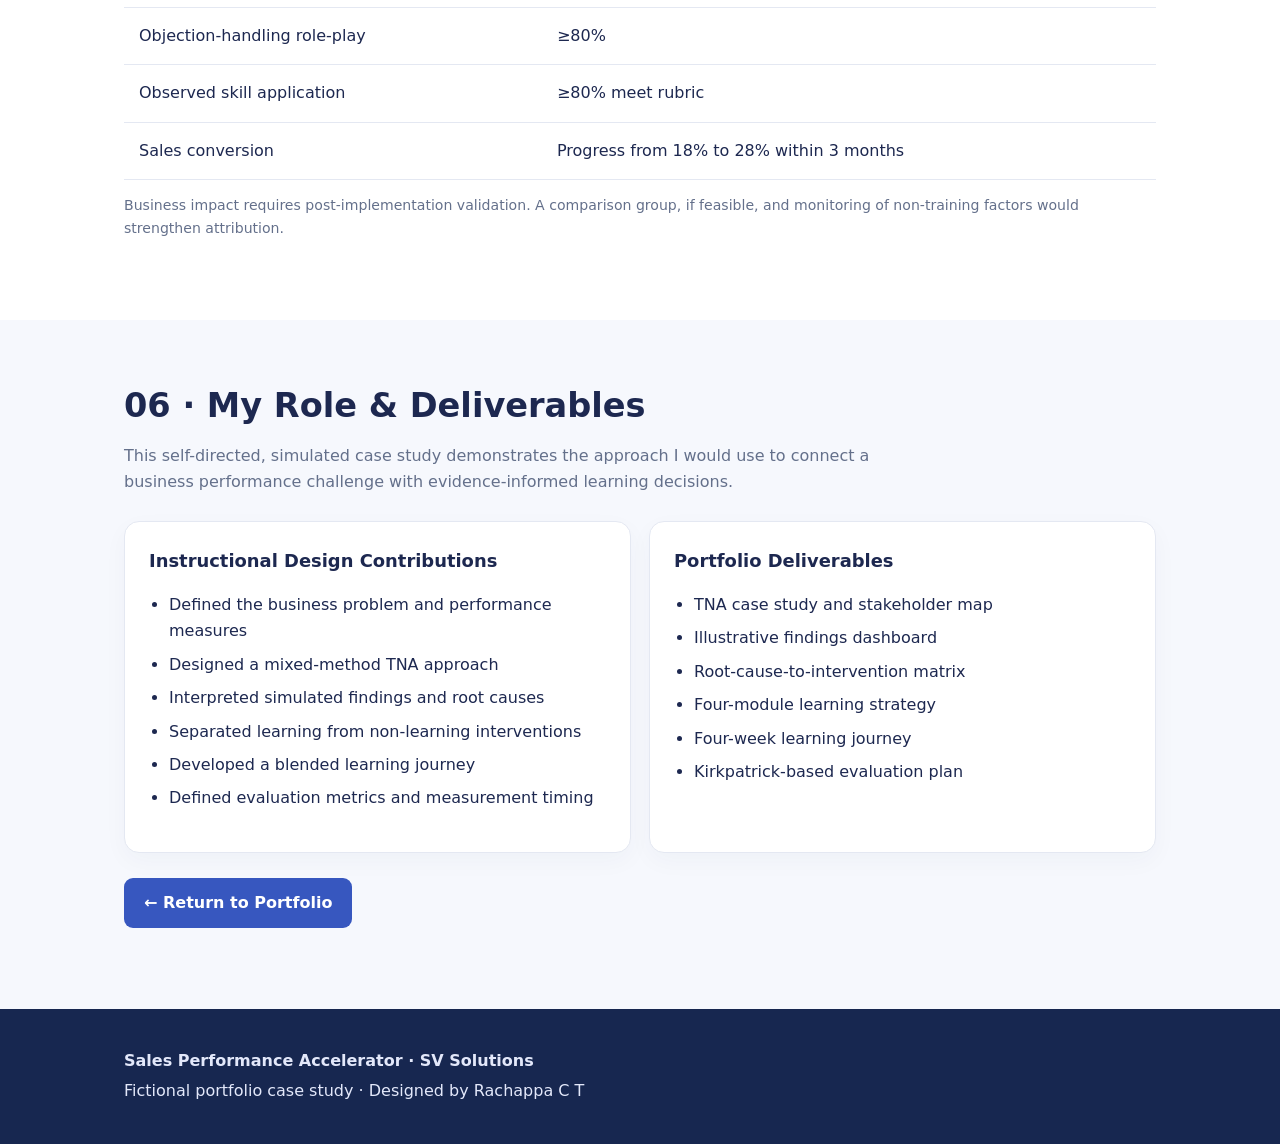
<file: rojects/sales-performance-tna/index.html>
<!DOCTYPE html>
<html lang="en">
<head>
<meta charset="UTF-8"><meta name="viewport" content="width=device-width,initial-scale=1">
<meta name="description" content="Simulated Training Needs Analysis and Learning Strategy case study for SV Solutions, by Rachappa C T.">
<title>Sales Performance Accelerator | TNA Case Study</title>
<style>
:root{--ink:#1d2850;--muted:#64708b;--blue:#3757bf;--purple:#7254bc;--line:#e4e8f2;--bg:#f6f8fd;--teal:#168b83}*{box-sizing:border-box}html{scroll-behavior:smooth}body{margin:0;font:16px/1.65 system-ui,-apple-system,Segoe UI,sans-serif;color:var(--ink);background:#fff}a{color:var(--blue)}.wrap{max-width:1080px;margin:auto;padding:0 24px}.nav{border-bottom:1px solid var(--line);background:white;position:sticky;top:0;z-index:10}.nav .wrap{display:flex;justify-content:space-between;align-items:center;gap:15px;padding-top:15px;padding-bottom:15px}.brand{font-weight:800;text-decoration:none;color:var(--ink)}.back{font-size:.9rem;text-decoration:none;font-weight:650}.hero{background:linear-gradient(130deg,#182b5b,#45348d);color:white;padding:75px 0 65px}.eyebrow{font-size:.76rem;text-transform:uppercase;letter-spacing:.15em;color:#cfc8ff;font-weight:800}.hero h1{font-size:clamp(2rem,5vw,3.5rem);line-height:1.15;max-width:790px;margin:16px 0}.hero p{max-width:740px;color:#e5e9ff;font-size:1.1rem}.tag{display:inline-block;border:1px solid #ffffff66;border-radius:50px;padding:6px 13px;font-size:.82rem;margin:5px 7px 0 0}.notice{background:#f1efff;border-left:4px solid var(--purple);padding:16px 20px;border-radius:8px;margin:28px 0;color:#3a3468}section{padding:65px 0}section:nth-of-type(even){background:var(--bg)}h2{font-size:clamp(1.5rem,3vw,2.1rem);line-height:1.25;margin:0 0 16px}h3{font-size:1.12rem;margin:0 0 10px}.lead{color:var(--muted);max-width:820px;margin:0 0 26px}.grid{display:grid;grid-template-columns:repeat(3,minmax(0,1fr));gap:18px}.grid.two{grid-template-columns:repeat(2,minmax(0,1fr))}.card{background:white;border:1px solid var(--line);border-radius:15px;padding:24px;box-shadow:0 8px 25px #182b5b09}.metric{font-size:2.5rem;line-height:1.1;font-weight:800;color:var(--blue)}.metric.purple{color:var(--purple)}.metric.teal{color:var(--teal)}.small{font-size:.88rem;color:var(--muted)}.bar{height:11px;background:#e6eaf5;border-radius:20px;overflow:hidden;margin:8px 0 20px}.fill{height:100%;background:linear-gradient(90deg,var(--blue),var(--purple));border-radius:20px}.finding{margin:0 0 16px}.finding-top{display:flex;justify-content:space-between;gap:12px;font-weight:600;font-size:.93rem}.pill{font-size:.75rem;font-weight:800;padding:4px 10px;border-radius:50px;background:#e8eafd;color:#4b48a0;display:inline-block;margin-bottom:12px}.pill.non{background:#e2f4f0;color:#137a71}.table-wrap{overflow-x:auto}.data{border-collapse:collapse;width:100%;min-width:650px}.data th,.data td{padding:15px;text-align:left;border-bottom:1px solid var(--line);vertical-align:top}.data th{background:#eaeefa;color:#243d88}.timeline{display:grid;grid-template-columns:repeat(4,1fr);gap:14px}.step{border-top:4px solid var(--purple);padding:20px;background:white;border-radius:0 0 12px 12px;border-left:1px solid var(--line);border-right:1px solid var(--line);border-bottom:1px solid var(--line)}.step strong{display:block;margin-bottom:6px}.step span{color:var(--muted);font-size:.9rem}.tabs{display:flex;flex-wrap:wrap;gap:8px;margin:22px 0}.tab{border:1px solid #cdd5e9;background:white;border-radius:30px;padding:10px 15px;color:var(--ink);font-weight:700;cursor:pointer}.tab[aria-selected=true]{background:var(--blue);color:white;border-color:var(--blue)}.panel{background:white;border:1px solid var(--line);border-radius:14px;padding:25px}.panel[hidden]{display:none}.list{padding-left:20px}.list li{margin:7px 0}.footer{background:#172750;color:#e3e8fa;padding:35px 0}.footer a{color:#d1c6ff}.footer p{margin:4px 0}.button{display:inline-block;background:var(--blue);color:white;text-decoration:none;padding:12px 20px;border-radius:9px;font-weight:700}.button:hover{background:#283f91}:focus-visible{outline:3px solid #8e79e8;outline-offset:3px}@media(max-width:740px){.grid,.grid.two,.timeline{grid-template-columns:1fr}.hero{padding:52px 0}section{padding:44px 0}.nav .wrap{flex-wrap:wrap}.metric{font-size:2.1rem}}
</style>
</head>
<body>
<header class="nav"><div class="wrap"><a class="brand" href="https://rachappa26.github.io/">Rachappa C T · Portfolio</a><a class="back" href="https://rachappa26.github.io/">← Back to Portfolio</a></div></header>
<main>
<div class="hero"><div class="wrap"><div class="eyebrow">Instructional Design · Learning Strategy · Case Study</div><h1>Sales Performance Accelerator</h1><p>A Training Needs Analysis and blended learning strategy designed to help a fictional B2B sales team close performance gaps and improve conversion outcomes.</p><span class="tag">SV Solutions</span><span class="tag">60 Sales Representatives</span><span class="tag">3-Month Business Goal</span></div></div>
<div class="wrap"><div class="notice"><strong>Portfolio simulation:</strong> SV Solutions is a fictional company. All interviews, survey findings, metrics, and plans shown here are illustrative; no real-world outcomes are claimed.</div></div>
<section id="challenge"><div class="wrap"><h2>01 · The Business Challenge</h2><p class="lead">SV Solutions generates qualified opportunities, but its sales team is not converting enough prospects into customers. The business needs to understand why before choosing interventions.</p><div class="grid"><div class="card"><div class="metric">18%</div><h3>Current conversion rate</h3><div class="small">Illustrative baseline</div></div><div class="card"><div class="metric purple">28%</div><h3>Target conversion rate</h3><div class="small">A 10-percentage-point increase</div></div><div class="card"><div class="metric teal">3 months</div><h3>Target timeframe</h3><div class="small">Proposed business goal, not a result</div></div></div><p><strong>Problem statement:</strong> Investigate the factors contributing to the gap between 18% and 28% conversion, distinguish capability gaps from operational barriers, and recommend measurable interventions.</p></div></section>
<section id="approach"><div class="wrap"><h2>02 · TNA Approach</h2><p class="lead">A mixed-method analysis triangulates stakeholder perceptions, representative feedback, sales data, and observed behavior.</p><div class="grid two"><div class="card"><h3>Stakeholders</h3><ul class="list"><li>Sales Director — business expectations</li><li>Sales Managers — observed performance</li><li>Sales Representatives — day-to-day barriers</li><li>Sales Operations — CRM and processes</li><li>L&amp;D / Instructional Designer — analysis and recommendations</li></ul></div><div class="card"><h3>Data collection methods</h3><ul class="list"><li>Stakeholder interviews</li><li>Representative survey</li><li>CRM pipeline and lost-deal analysis</li><li>Sales call observations and rubric reviews</li></ul></div></div></div></section>
<section id="findings"><div class="wrap"><h2>03 · Illustrative Findings</h2><p class="lead">Hypothetical survey responses from 50 of the 60 representatives. Multiple issues could be selected, so percentages do not sum to 100%.</p><div class="card"><div class="finding"><div class="finding-top"><span>Difficulty handling objections</span><span>72%</span></div><div class="bar"><div class="fill" style="width:72%"></div></div></div><div class="finding"><div class="finding-top"><span>Limited product knowledge confidence</span><span>64%</span></div><div class="bar"><div class="fill" style="width:64%"></div></div></div><div class="finding"><div class="finding-top"><span>Difficulty explaining product value</span><span>58%</span></div><div class="bar"><div class="fill" style="width:58%"></div></div></div><div class="finding"><div class="finding-top"><span>Insufficient access to updated resources</span><span>46%</span></div><div class="bar"><div class="fill" style="width:46%"></div></div></div><p class="small">These figures are simulated for instructional design demonstration purposes.</p></div><h3 style="margin-top:30px">Root causes and recommended responses</h3><div class="table-wrap"><table class="data"><thead><tr><th>Observed issue</th><th>Hypothesized root cause</th><th>Response</th></tr></thead><tbody><tr><td>Weak objection handling</td><td>Limited practice with realistic customer concerns</td><td><span class="pill">Learning + coaching</span><br>Branching practice and feedback</td></tr><tr><td>Inconsistent product knowledge</td><td>Insufficient reinforcement</td><td><span class="pill">Learning</span><br>Microlearning and job aids</td></tr><tr><td>Weak value articulation</td><td>Consultative selling skill gaps</td><td><span class="pill">Learning + coaching</span><br>Workshops and role-play</td></tr><tr><td>Outdated sales materials</td><td>Unclear resource ownership and updates</td><td><span class="pill non">Non-training</span><br>Content governance and access improvements</td></tr></tbody></table></div></div></section>
<section id="strategy"><div class="wrap"><h2>04 · Learning Strategy</h2><p class="lead">A four-week blended program combines knowledge acquisition, guided practice, scenario-based decisions, and manager-led reinforcement.</p><div class="grid two"><div class="card"><span class="pill">Module 1 · 30 min</span><h3>Product Knowledge Essentials</h3><p>Self-paced eLearning with use cases, differentiators, and knowledge checks.</p></div><div class="card"><span class="pill">Module 2 · 90 min</span><h3>Consultative Selling Skills</h3><p>Facilitated virtual workshop with discovery questions, value propositions, and role-play.</p></div><div class="card"><span class="pill">Module 3 · 30 min</span><h3>Objection Handling</h3><p>Branching customer conversations, decision points, and targeted feedback.</p></div><div class="card"><span class="pill">Module 4 · 30 min</span><h3>Sales Application &amp; Coaching</h3><p>Manager-observed practice, skills checklist, feedback, and individual action plan.</p></div></div><h3 style="margin-top:32px">Four-week learning journey</h3><div class="timeline"><div class="step"><strong>Week 1</strong><span>Build product knowledge and establish learning baseline.</span></div><div class="step"><strong>Week 2</strong><span>Practice customer discovery and value-based selling.</span></div><div class="step"><strong>Week 3</strong><span>Apply objection-handling skills in branching scenarios.</span></div><div class="step"><strong>Week 4</strong><span>Complete observed practice and coaching action plans.</span></div></div><p><strong>Beyond training:</strong> Sales Operations should assign ownership of sales materials, establish update cycles, and ensure access to approved resources.</p></div></section>
<section id="evaluation"><div class="wrap"><h2>05 · Evaluation &amp; Measurement</h2><p class="lead">Explore the four Kirkpatrick evaluation levels. This is a proposed measurement framework, not evidence of achieved business impact.</p><div class="tabs" role="tablist" aria-label="Evaluation levels"><button class="tab" role="tab" id="tab-1" aria-controls="panel-1" aria-selected="true" tabindex="0">1 · Reaction</button><button class="tab" role="tab" id="tab-2" aria-controls="panel-2" aria-selected="false" tabindex="-1">2 · Learning</button><button class="tab" role="tab" id="tab-3" aria-controls="panel-3" aria-selected="false" tabindex="-1">3 · Behavior</button><button class="tab" role="tab" id="tab-4" aria-controls="panel-4" aria-selected="false" tabindex="-1">4 · Results</button></div><div id="panel-1" class="panel" role="tabpanel" aria-labelledby="tab-1"><h3>Level 1 — Reaction</h3><p>Use post-training surveys to assess relevance, learner confidence, and perceived usefulness.</p></div><div id="panel-2" class="panel" role="tabpanel" aria-labelledby="tab-2" hidden><h3>Level 2 — Learning</h3><p>Measure knowledge assessment scores (target ≥85%) and objection-handling rubric performance (target ≥80%).</p></div><div id="panel-3" class="panel" role="tabpanel" aria-labelledby="tab-3" hidden><h3>Level 3 — Behavior</h3><p>Use manager observations and coaching checklists; target ≥80% meeting the observed skill application rubric.</p></div><div id="panel-4" class="panel" role="tabpanel" aria-labelledby="tab-4" hidden><h3>Level 4 — Results</h3><p>Monitor CRM conversion rates against the 18% baseline and 28% three-month target, while considering lead quality, pricing, market conditions, and process changes.</p></div><h3 style="margin-top:32px">Three-month measurement schedule</h3><div class="grid"><div class="card"><h3>Month 1</h3><p>Deliver learning, capture assessments, establish observed behavior baseline.</p></div><div class="card"><h3>Month 2</h3><p>Reinforce through coaching and review early sales trends.</p></div><div class="card"><h3>Month 3</h3><p>Evaluate conversion outcomes and compare against baseline and target.</p></div></div><h3 style="margin-top:32px">Proposed success criteria</h3><div class="table-wrap"><table class="data"><thead><tr><th>Metric</th><th>Target</th></tr></thead><tbody><tr><td>Program completion</td><td>≥95%</td></tr><tr><td>Knowledge assessment</td><td>≥85%</td></tr><tr><td>Objection-handling role-play</td><td>≥80%</td></tr><tr><td>Observed skill application</td><td>≥80% meet rubric</td></tr><tr><td>Sales conversion</td><td>Progress from 18% to 28% within 3 months</td></tr></tbody></table></div><p class="small">Business impact requires post-implementation validation. A comparison group, if feasible, and monitoring of non-training factors would strengthen attribution.</p></div></section>
<section id="role"><div class="wrap"><h2>06 · My Role &amp; Deliverables</h2><p class="lead">This self-directed, simulated case study demonstrates the approach I would use to connect a business performance challenge with evidence-informed learning decisions.</p><div class="grid two"><div class="card"><h3>Instructional Design Contributions</h3><ul class="list"><li>Defined the business problem and performance measures</li><li>Designed a mixed-method TNA approach</li><li>Interpreted simulated findings and root causes</li><li>Separated learning from non-learning interventions</li><li>Developed a blended learning journey</li><li>Defined evaluation metrics and measurement timing</li></ul></div><div class="card"><h3>Portfolio Deliverables</h3><ul class="list"><li>TNA case study and stakeholder map</li><li>Illustrative findings dashboard</li><li>Root-cause-to-intervention matrix</li><li>Four-module learning strategy</li><li>Four-week learning journey</li><li>Kirkpatrick-based evaluation plan</li></ul></div></div><p style="margin-top:25px"><a class="button" href="https://rachappa26.github.io/">← Return to Portfolio</a></p></div></section>
</main><footer class="footer"><div class="wrap"><p><strong>Sales Performance Accelerator · SV Solutions</strong></p><p>Fictional portfolio case study · Designed by Rachappa C T</p></div></footer>
<script>
const tabs=[...document.querySelectorAll('[role="tab"]')];function activate(tab){tabs.forEach(t=>{const active=t===tab;t.setAttribute('aria-selected',String(active));t.tabIndex=active?0:-1;document.getElementById(t.getAttribute('aria-controls')).hidden=!active});tab.focus()}tabs.forEach((tab,index)=>{tab.addEventListener('click',()=>activate(tab));tab.addEventListener('keydown',e=>{let next;if(e.key==='ArrowRight')next=(index+1)%tabs.length;else if(e.key==='ArrowLeft')next=(index-1+tabs.length)%tabs.length;else if(e.key==='Home')next=0;else if(e.key==='End')next=tabs.length-1;else return;e.preventDefault();activate(tabs[next])})});
</script>
</body></html>
</file>
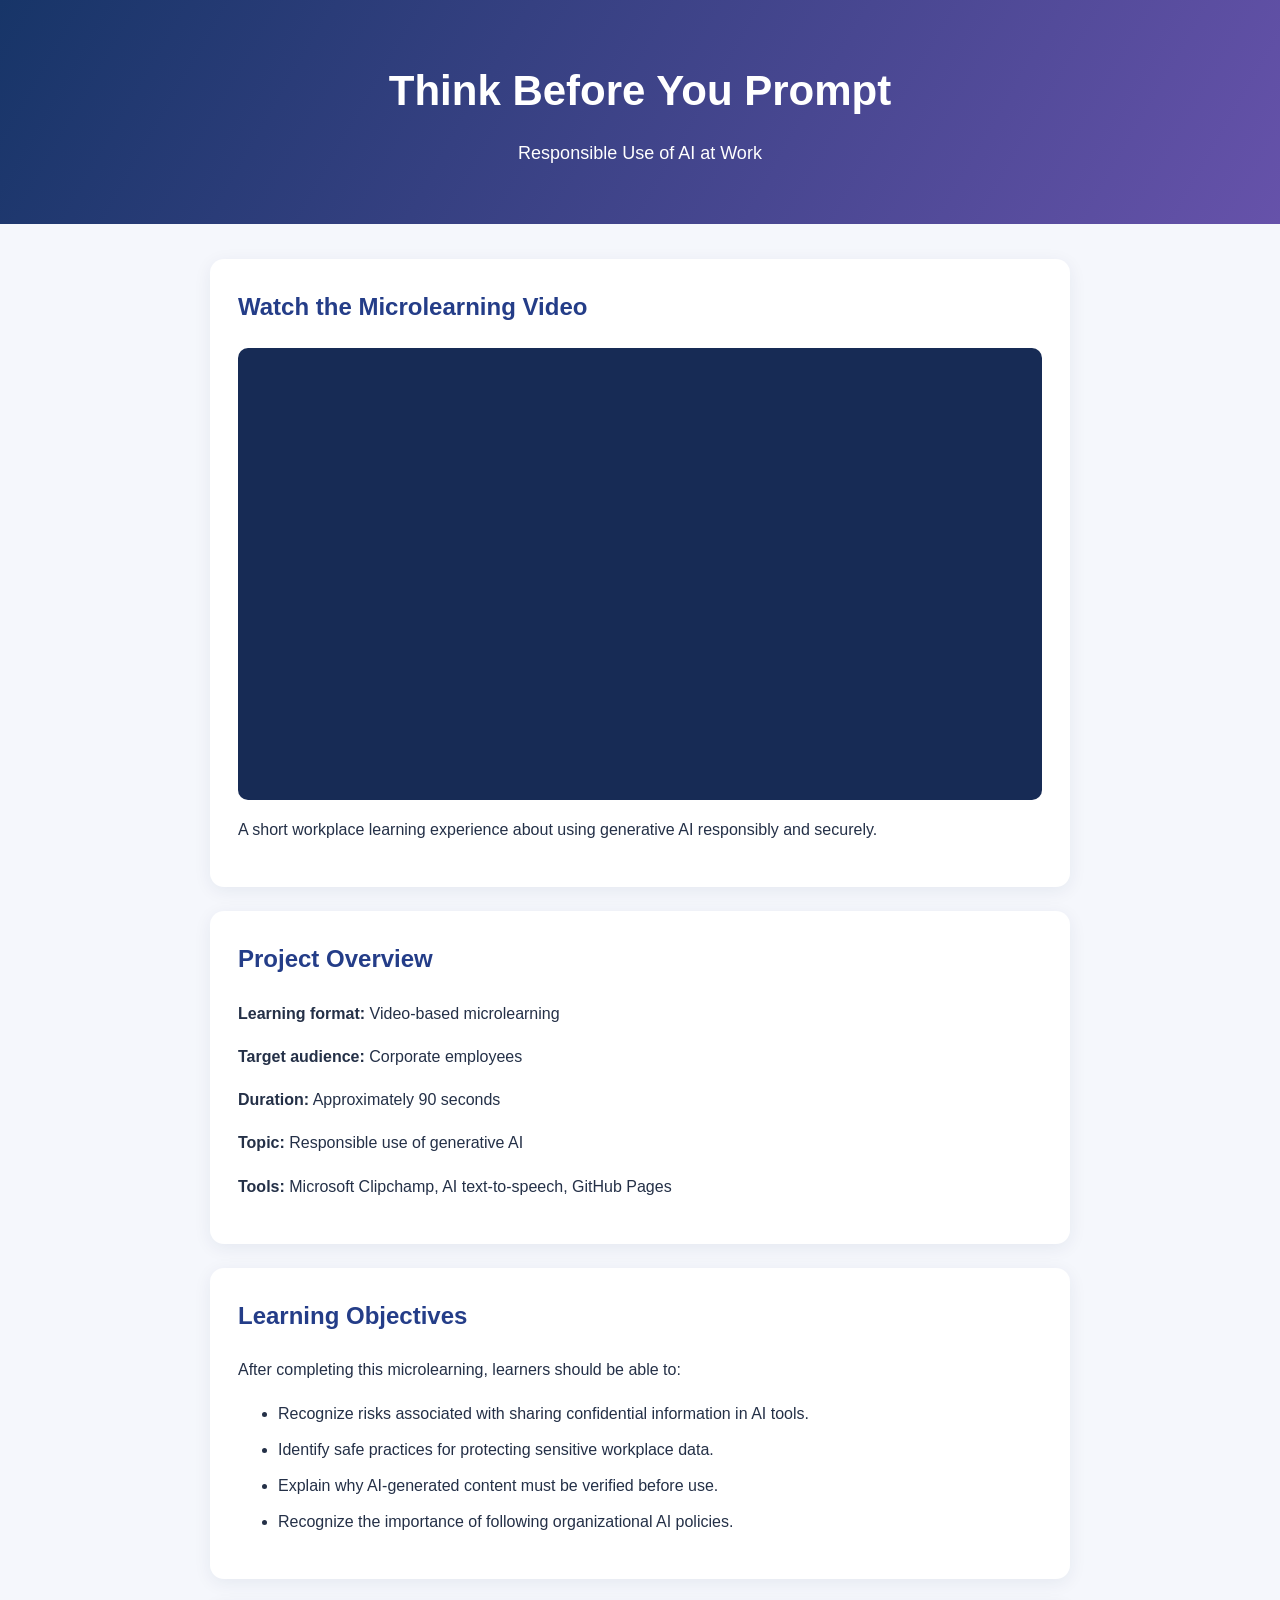
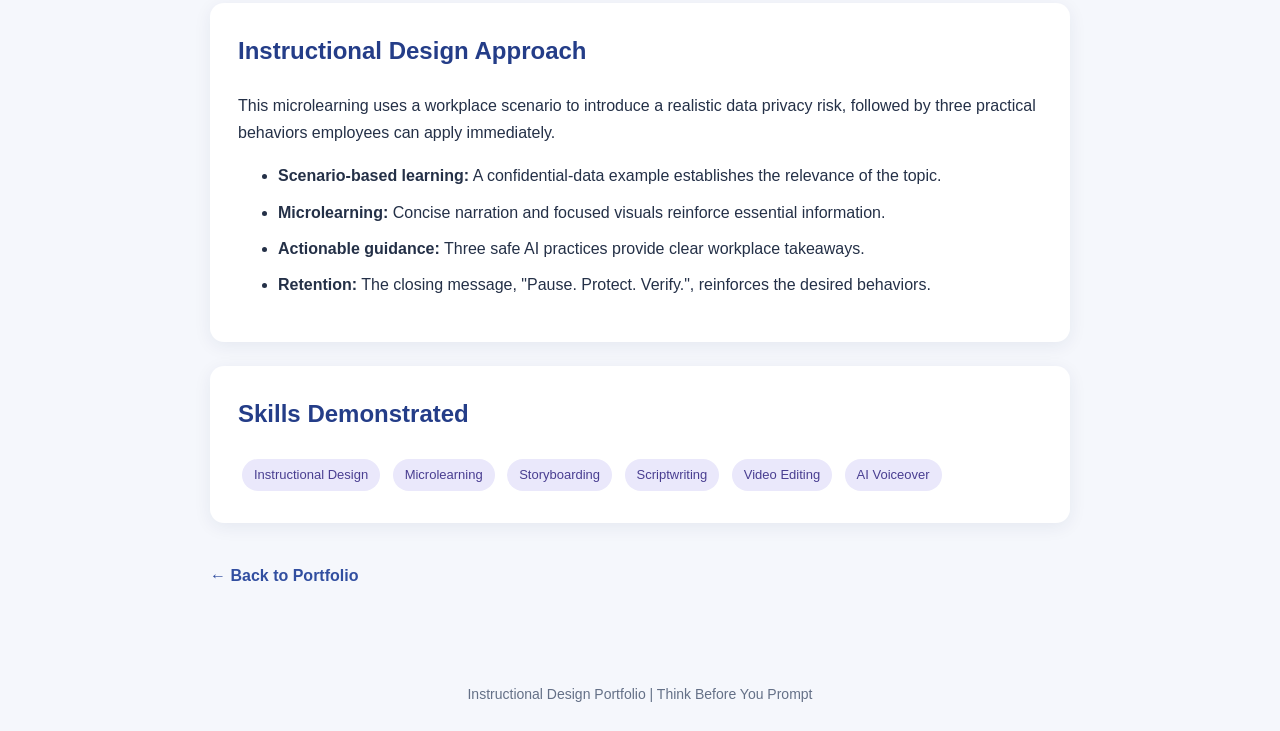
<file: rojects/think-before-you-prompt/index.html>
<!DOCTYPE html>
<html lang="en">
<head>
  <meta charset="UTF-8">
  <meta name="viewport" content="width=device-width, initial-scale=1.0">
  <title>Think Before You Prompt | Learning Portfolio</title>
  <style>
    * { box-sizing: border-box; }
    body {
      margin: 0;
      font-family: Arial, sans-serif;
      background: #f5f7fc;
      color: #243047;
      line-height: 1.7;
    }
    header {
      background: linear-gradient(120deg, #173568, #6652aa);
      color: white;
      padding: 55px 20px;
      text-align: center;
    }
    header h1 {
      font-size: clamp(28px, 5vw, 42px);
      margin: 0 0 12px;
    }
    header p { margin: 0; font-size: 18px; }
    main {
      max-width: 900px;
      margin: 35px auto;
      padding: 0 20px;
    }
    section {
      background: white;
      border-radius: 14px;
      padding: 28px;
      margin-bottom: 24px;
      box-shadow: 0 4px 18px rgba(20, 40, 80, .07);
    }
    h2 { color: #243d88; margin-top: 0; }
    .video {
      position: relative;
      width: 100%;
      aspect-ratio: 16 / 9;
      background: #172b55;
      border-radius: 10px;
      overflow: hidden;
    }
    .video iframe {
      width: 100%;
      height: 100%;
      border: 0;
    }
    li { margin-bottom: 9px; }
    .tag {
      display: inline-block;
      background: #eae8fb;
      color: #493e91;
      padding: 5px 12px;
      border-radius: 20px;
      margin: 4px;
      font-size: 13px;
    }
    .back {
      display: inline-block;
      margin: 15px 0 35px;
      color: #314ea0;
      font-weight: bold;
      text-decoration: none;
    }
    .back:hover { text-decoration: underline; }
    footer {
      text-align: center;
      padding: 24px;
      color: #647087;
      font-size: 14px;
    }
  </style>
</head>
<body>
  <header>
    <h1>Think Before You Prompt</h1>
    <p>Responsible Use of AI at Work</p>
  </header>

  <main>
    <section>
      <h2>Watch the Microlearning Video</h2>
      <div class="video">
        <iframe
          src="https://www.youtube.com/embed/hdGsFo2xYEU"
          title="Think Before You Prompt learning video"
          allow="accelerometer; autoplay; clipboard-write; encrypted-media; gyroscope; picture-in-picture; web-share"
          referrerpolicy="strict-origin-when-cross-origin"
          allowfullscreen>
        </iframe>
      </div>
      <p>A short workplace learning experience about using
         generative AI responsibly and securely.</p>
    </section>

    <section>
      <h2>Project Overview</h2>
      <p><strong>Learning format:</strong> Video-based microlearning</p>
      <p><strong>Target audience:</strong> Corporate employees</p>
      <p><strong>Duration:</strong> Approximately 90 seconds</p>
      <p><strong>Topic:</strong> Responsible use of generative AI</p>
      <p><strong>Tools:</strong> Microsoft Clipchamp,
         AI text-to-speech, GitHub Pages</p>
    </section>

    <section>
      <h2>Learning Objectives</h2>
      <p>After completing this microlearning, learners should
         be able to:</p>
      <ul>
        <li>Recognize risks associated with sharing
            confidential information in AI tools.</li>
        <li>Identify safe practices for protecting
            sensitive workplace data.</li>
        <li>Explain why AI-generated content must be
            verified before use.</li>
        <li>Recognize the importance of following
            organizational AI policies.</li>
      </ul>
    </section>

    <section>
      <h2>Instructional Design Approach</h2>
      <p>
        This microlearning uses a workplace scenario to
        introduce a realistic data privacy risk, followed
        by three practical behaviors employees can apply
        immediately.
      </p>
      <ul>
        <li><strong>Scenario-based learning:</strong>
            A confidential-data example establishes
            the relevance of the topic.</li>
        <li><strong>Microlearning:</strong>
            Concise narration and focused visuals
            reinforce essential information.</li>
        <li><strong>Actionable guidance:</strong>
            Three safe AI practices provide clear
            workplace takeaways.</li>
        <li><strong>Retention:</strong>
            The closing message, "Pause. Protect. Verify.",
            reinforces the desired behaviors.</li>
      </ul>
    </section>

    <section>
      <h2>Skills Demonstrated</h2>
      <span class="tag">Instructional Design</span>
      <span class="tag">Microlearning</span>
      <span class="tag">Storyboarding</span>
      <span class="tag">Scriptwriting</span>
      <span class="tag">Video Editing</span>
      <span class="tag">AI Voiceover</span>
    </section>

    <a class="back" href="../../index.html">
      &larr; Back to Portfolio
    </a>
  </main>

  <footer>
    Instructional Design Portfolio | Think Before You Prompt
  </footer>
</body>
</html>
</file>
<file: rojects/cybersmart/styles.css>
:root {
  --ink: #17213b;
  --muted: #64708a;
  --line: #e3e8f4;
  --blue: #3559d8;
  --blue-dark: #2443b6;
  --purple: #7855d9;
  --pale: #f4f6ff;
  --good: #147b59;
  --good-bg: #e9f8f1;
  --bad: #a33b43;
  --bad-bg: #fff0f0;
  --shadow: 0 18px 55px rgba(30, 47, 95, .09);
}
* { box-sizing: border-box; }
html { scroll-behavior: smooth; }
body {
  margin: 0;
  background: linear-gradient(180deg, #f8faff 0%, #ffffff 42%, #f9f8ff 100%);
  color: var(--ink);
  font-family: Inter, ui-sans-serif, system-ui, -apple-system, BlinkMacSystemFont, "Segoe UI", sans-serif;
  line-height: 1.6;
}
button { font: inherit; }
.site-header {
  min-height: 76px; padding: 0 clamp(20px, 6vw, 84px);
  display: flex; align-items: center; justify-content: space-between;
  border-bottom: 1px solid rgba(220, 227, 244, .8); background: rgba(255,255,255,.82);
}
.brand { display: inline-flex; align-items: center; gap: 10px; color: var(--ink); text-decoration: none; font-size: 1.13rem; font-weight: 800; letter-spacing: -.04em; }
.brand-mark { display: grid; place-items: center; width: 32px; height: 32px; border-radius: 10px; color: white; background: linear-gradient(135deg,var(--blue),var(--purple)); font-size: 1.1rem; }
.brand-accent { color: var(--blue); }
.header-label { color: #74809a; font-size: .7rem; font-weight: 800; letter-spacing: .12em; }
.shell { width: min(900px, calc(100% - 36px)); margin: 0 auto; padding: clamp(36px, 7vw, 76px) 0 44px; }
.hero { text-align: center; max-width: 760px; margin: 0 auto; }
.eyebrow { display: inline-flex; align-items: center; gap: 8px; color: var(--blue); font-size: .72rem; letter-spacing: .13em; font-weight: 800; }
.eyebrow-dot { width: 7px; height: 7px; border-radius: 50%; background: var(--purple); box-shadow: 0 0 0 4px #eee9ff; }
h1 { font-size: clamp(2.65rem, 7vw, 4.6rem); line-height: 1.05; letter-spacing: -.065em; margin: 22px 0 18px; }
.gradient-text { background: linear-gradient(90deg, var(--blue), var(--purple)); -webkit-background-clip: text; background-clip: text; color: transparent; }
.hero-copy { max-width: 640px; margin: 0 auto; color: var(--muted); font-size: clamp(1rem, 2.3vw, 1.16rem); }
.hero-meta { display: flex; justify-content: center; flex-wrap: wrap; gap: 12px 24px; margin: 28px 0 30px; color: #53617e; font-size: .86rem; }
.meta-icon { color: var(--purple); font-weight: 900; margin-right: 5px; }
.primary-btn, .secondary-btn { border: 0; border-radius: 12px; padding: 13px 20px; font-weight: 750; cursor: pointer; transition: transform .18s ease, box-shadow .18s ease, background .18s ease; }
.primary-btn { background: linear-gradient(100deg, var(--blue), var(--purple)); color: white; box-shadow: 0 8px 20px rgba(74, 81, 205, .22); }
.primary-btn:hover:not(:disabled) { transform: translateY(-2px); box-shadow: 0 12px 25px rgba(74, 81, 205, .28); }
.primary-btn:disabled { cursor: not-allowed; opacity: .42; box-shadow: none; }
.primary-btn span { margin-left: 9px; }
.secondary-btn { background: #eef1ff; color: var(--blue-dark); }
.secondary-btn:hover { background: #e3e8ff; }
.microcopy { margin: 15px 0 0; color: #7b8499; font-size: .77rem; }
.hidden { display: none !important; }
.learning-view { max-width: 760px; margin: 0 auto; }
.progress-wrap { margin-bottom: 22px; }
.progress-top { display: flex; justify-content: space-between; margin-bottom: 8px; color: #6b7690; font-size: .72rem; font-weight: 800; letter-spacing: .08em; }
.progress-track { height: 7px; background: #e8ebf6; border-radius: 999px; overflow: hidden; }
.progress-bar { width: 25%; height: 100%; background: linear-gradient(90deg,var(--blue),var(--purple)); border-radius: inherit; transition: width .3s ease; }
.lesson-card { background: white; border: 1px solid var(--line); border-radius: 24px; padding: clamp(22px, 5vw, 42px); box-shadow: var(--shadow); }
.lesson-kicker { color: var(--purple); font-size: .72rem; font-weight: 850; letter-spacing: .12em; }
h2 { margin: 8px 0 10px; font-size: clamp(1.7rem, 4vw, 2.35rem); line-height: 1.2; letter-spacing: -.045em; }
.lesson-intro { color: var(--muted); margin: 0 0 24px; }
.email-example { border: 1px solid #dce2f1; border-radius: 15px; overflow: hidden; margin: 22px 0; }
.email-top { padding: 13px 16px; background: #f6f8fd; color: #596680; font-size: .83rem; border-bottom: 1px solid #e4e8f2; }
.email-body { padding: 18px; }
.email-subject { font-weight: 800; margin-bottom: 12px; }
.email-body p { margin: 8px 0; color: #485570; }
.warning-chip { display: inline-block; padding: 4px 8px; margin: 4px 4px 0 0; border-radius: 6px; background: #fff0df; color: #94500b; font-size: .76rem; font-weight: 750; }
.question { font-weight: 800; margin: 22px 0 12px; }
.choice-list { display: grid; gap: 10px; }
.choice {
  width: 100%; text-align: left; border: 1px solid #dce2f1; background: white; color: var(--ink);
  border-radius: 12px; padding: 14px 15px; cursor: pointer; display: flex; align-items: flex-start; gap: 12px;
  transition: border .15s, background .15s, transform .15s;
}
.choice:hover:not(:disabled) { border-color: #9ba9f3; background: #fafaff; transform: translateY(-1px); }
.choice:disabled { cursor: default; }
.choice-letter { flex: 0 0 27px; height: 27px; display: grid; place-items: center; border-radius: 8px; background: #f0f2fa; color: #66728c; font-size: .8rem; font-weight: 850; }
.choice.selected { border-color: var(--blue); background: #f3f5ff; }
.choice.correct { border-color: #87cfb1; background: var(--good-bg); }
.choice.incorrect { border-color: #edb0b4; background: var(--bad-bg); }
.feedback { border-radius: 12px; padding: 13px 15px; margin-top: 14px; font-size: .91rem; }
.feedback.good { background: var(--good-bg); color: #145c43; }
.feedback.bad { background: var(--bad-bg); color: #8b3038; }
.feedback strong { display: block; margin-bottom: 3px; }
.lesson-footer { display: flex; justify-content: space-between; align-items: center; gap: 16px; border-top: 1px solid #edf0f7; margin-top: 28px; padding-top: 20px; }
.footer-note { color: #7b8499; font-size: .8rem; }
.results { text-align: center; max-width: 700px; margin: 0 auto; background: white; border: 1px solid var(--line); border-radius: 24px; padding: clamp(24px, 5vw, 44px); box-shadow: var(--shadow); }
.result-icon { width: 66px; height: 66px; margin: 0 auto 18px; border-radius: 22px; display: grid; place-items: center; color: white; background: linear-gradient(135deg,var(--blue),var(--purple)); font-size: 2rem; font-weight: 900; }
.centered { justify-content: center; }
.results h2 { margin-top: 12px; }
.results > p { color: var(--muted); }
.score-card { display: inline-flex; flex-direction: column; align-items: center; padding: 14px 30px; border-radius: 15px; background: var(--pale); margin: 10px 0 24px; }
.score-number { color: var(--blue); font-size: 2.3rem; font-weight: 850; line-height: 1.2; }
.score-label { color: #6a7691; font-size: .8rem; }
.takeaways { text-align: left; border: 1px solid var(--line); border-radius: 15px; padding: 20px 22px; background: #fcfcff; }
.takeaways h3 { margin: 0 0 10px; font-size: 1rem; }
.takeaways ul { margin: 0; padding-left: 20px; color: #56617b; }
.takeaways li + li { margin-top: 8px; }
.result-actions { display: flex; justify-content: center; gap: 10px; flex-wrap: wrap; margin-top: 22px; }
.help-strip { display: flex; align-items: flex-start; gap: 12px; margin: 28px auto 0; max-width: 760px; padding: 16px 18px; border: 1px solid #e2e6fa; background: rgba(244,246,255,.8); border-radius: 14px; color: #5e6a85; font-size: .86rem; }
.help-strip p { margin: 0; }
.help-strip strong { color: var(--ink); }
.help-icon { display: grid; place-items: center; flex: 0 0 22px; width: 22px; height: 22px; border-radius: 50%; color: var(--blue); background: #e1e7ff; font-weight: 900; font-size: .8rem; }
.site-footer { display: flex; justify-content: space-between; gap: 18px; flex-wrap: wrap; padding: 22px clamp(20px, 6vw, 84px); border-top: 1px solid #e7eaf3; color: #818ba0; font-size: .74rem; background: #fff; }
button:focus-visible, a:focus-visible { outline: 3px solid #9aaaff; outline-offset: 3px; }
@media (max-width: 600px) {
  .site-header { min-height: 66px; }
  .header-label { font-size: .58rem; letter-spacing: .06em; }
  .hero-meta { gap: 8px 15px; font-size: .78rem; }
  .lesson-footer { align-items: stretch; flex-direction: column; }
  .lesson-footer .primary-btn { width: 100%; }
  .footer-note { order: 2; }
  .site-footer { flex-direction: column; gap: 5px; }
}
@media (prefers-reduced-motion: reduce) {
  *, *::before, *::after { scroll-behavior: auto !important; transition-duration: .01ms !important; animation-duration: .01ms !important; }
}
</file>
